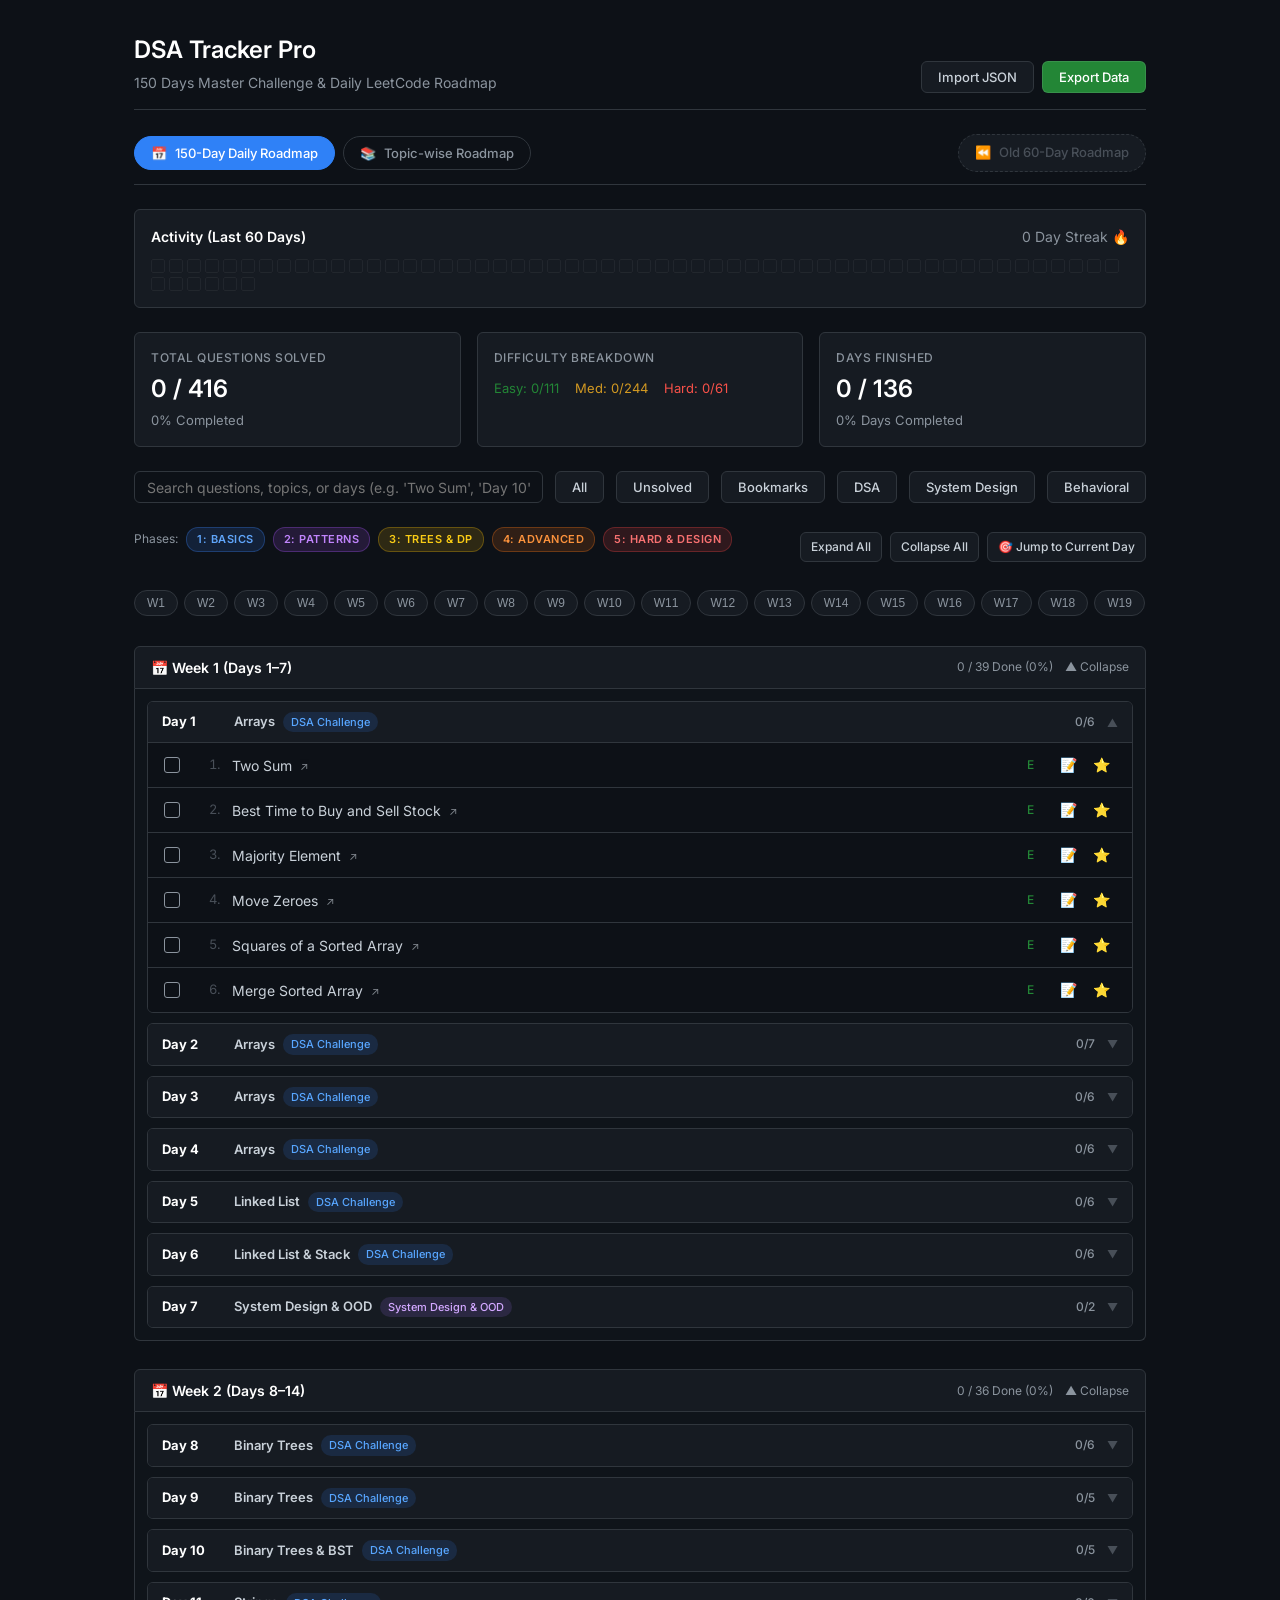
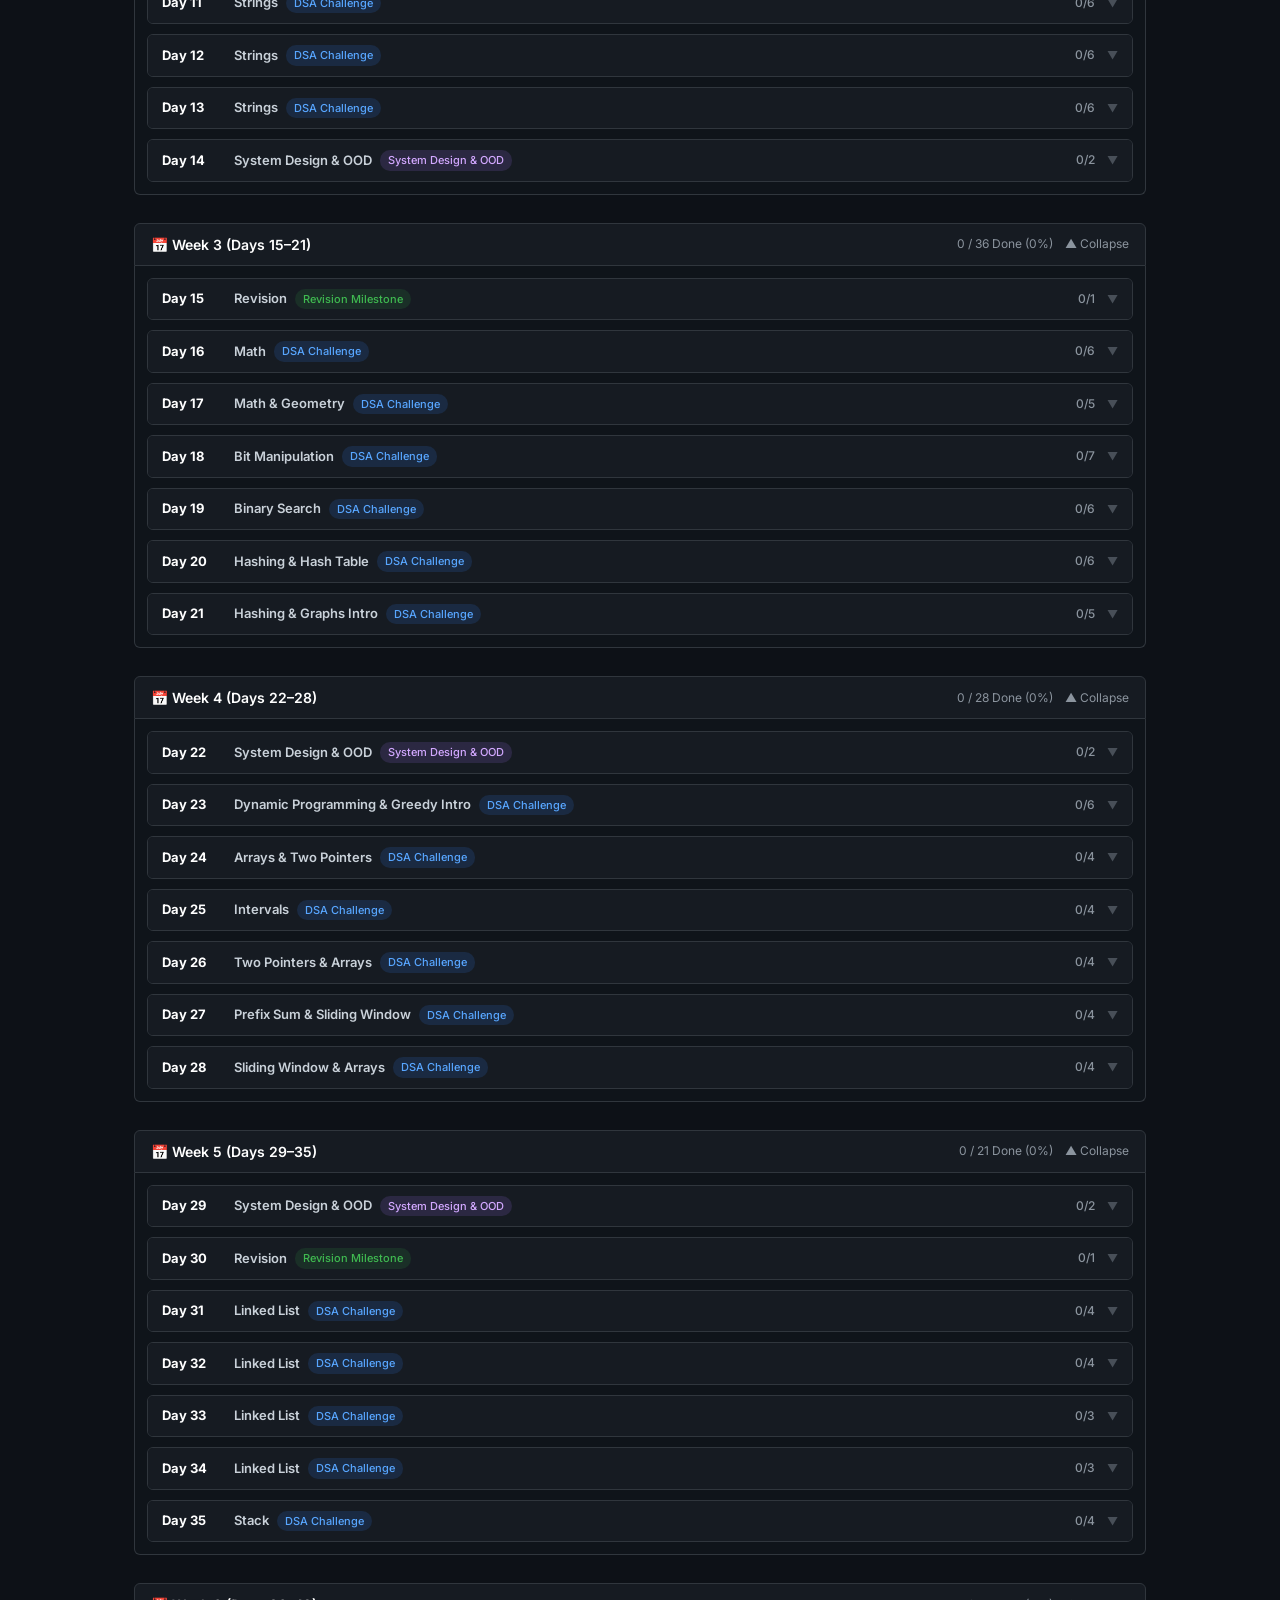
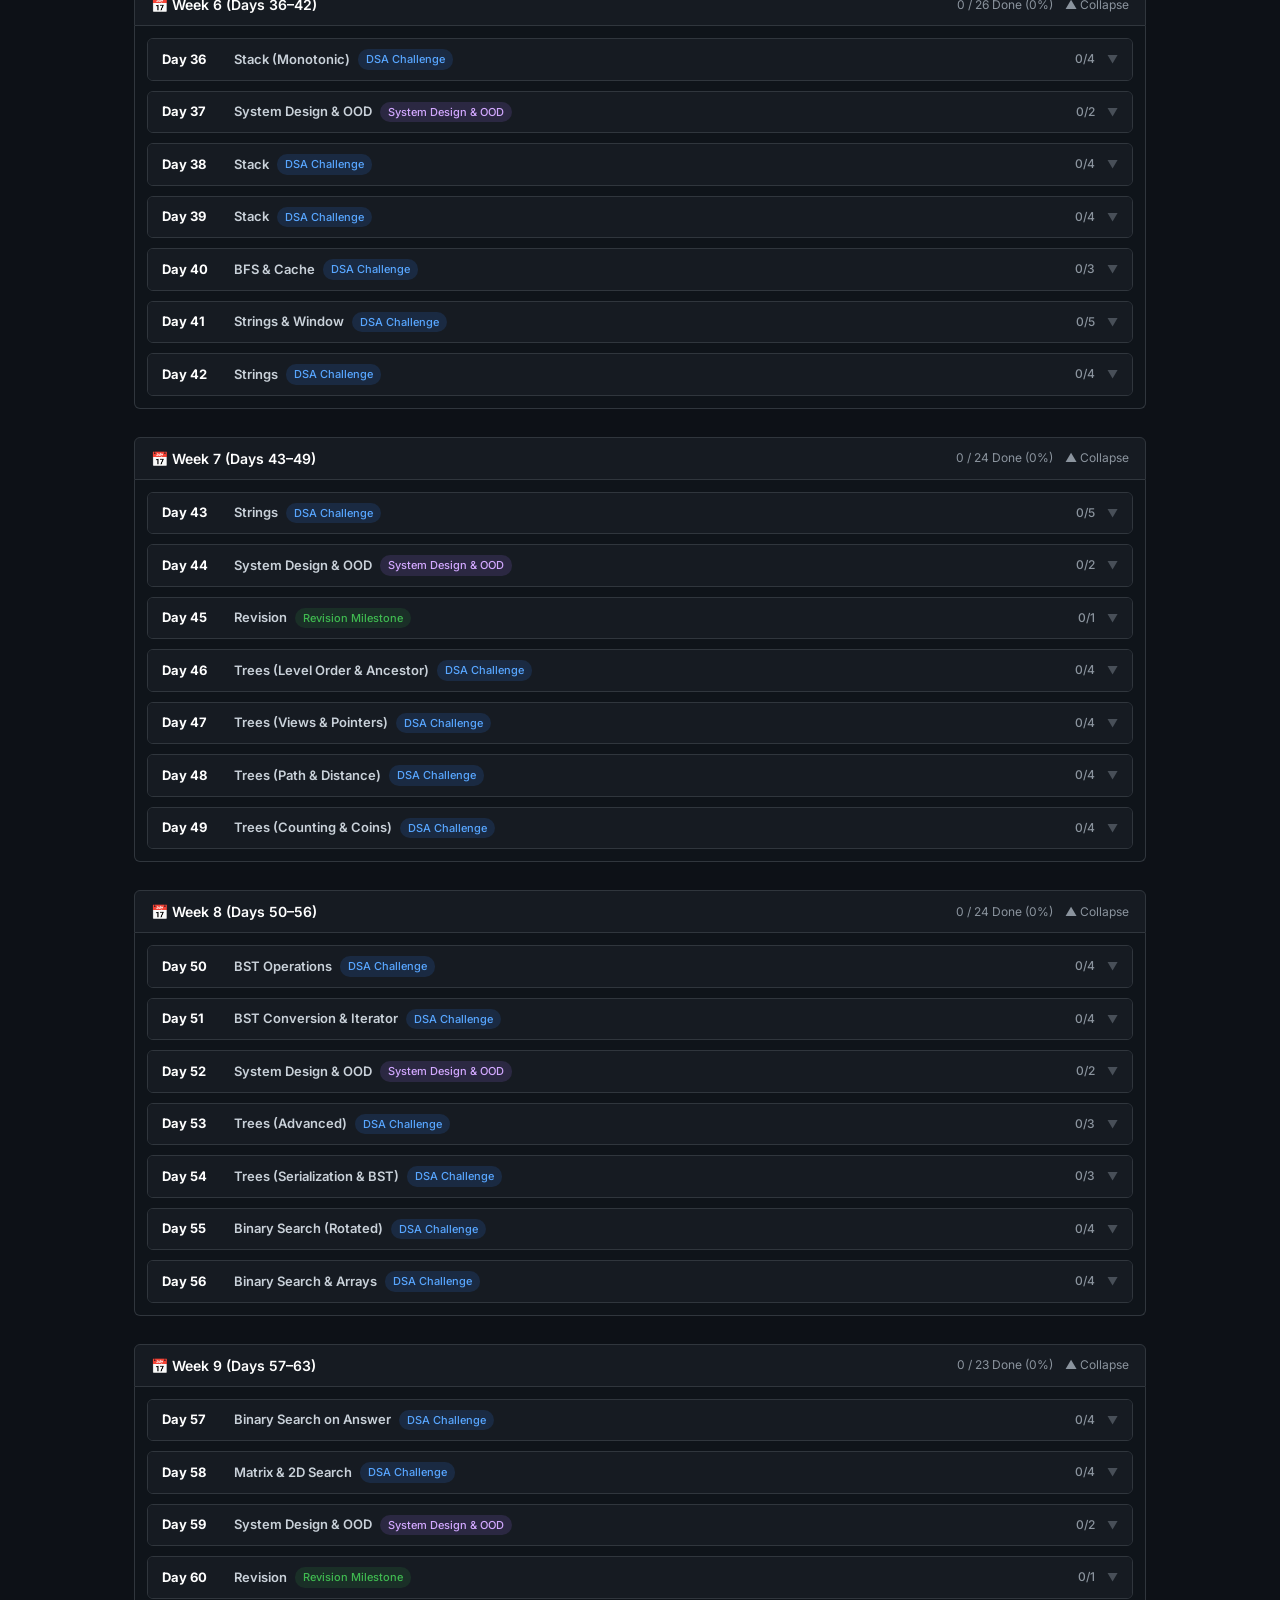
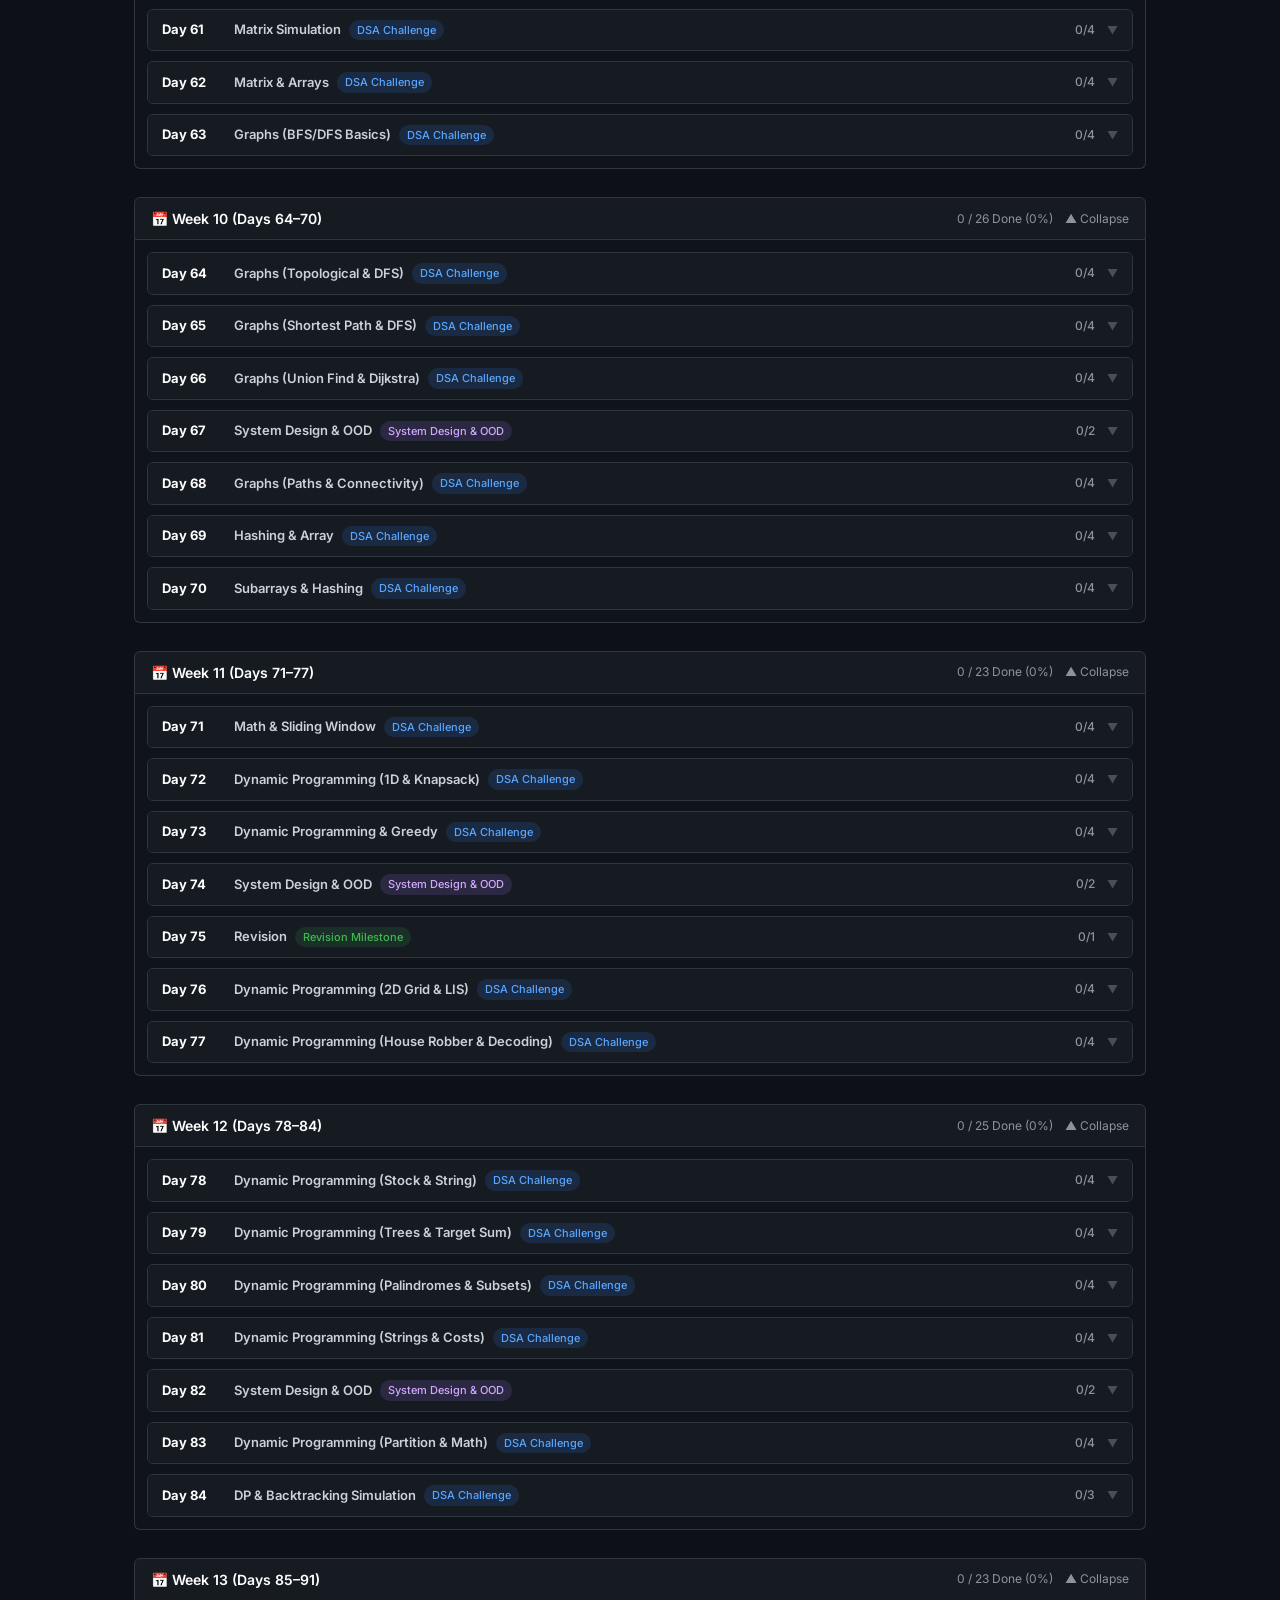
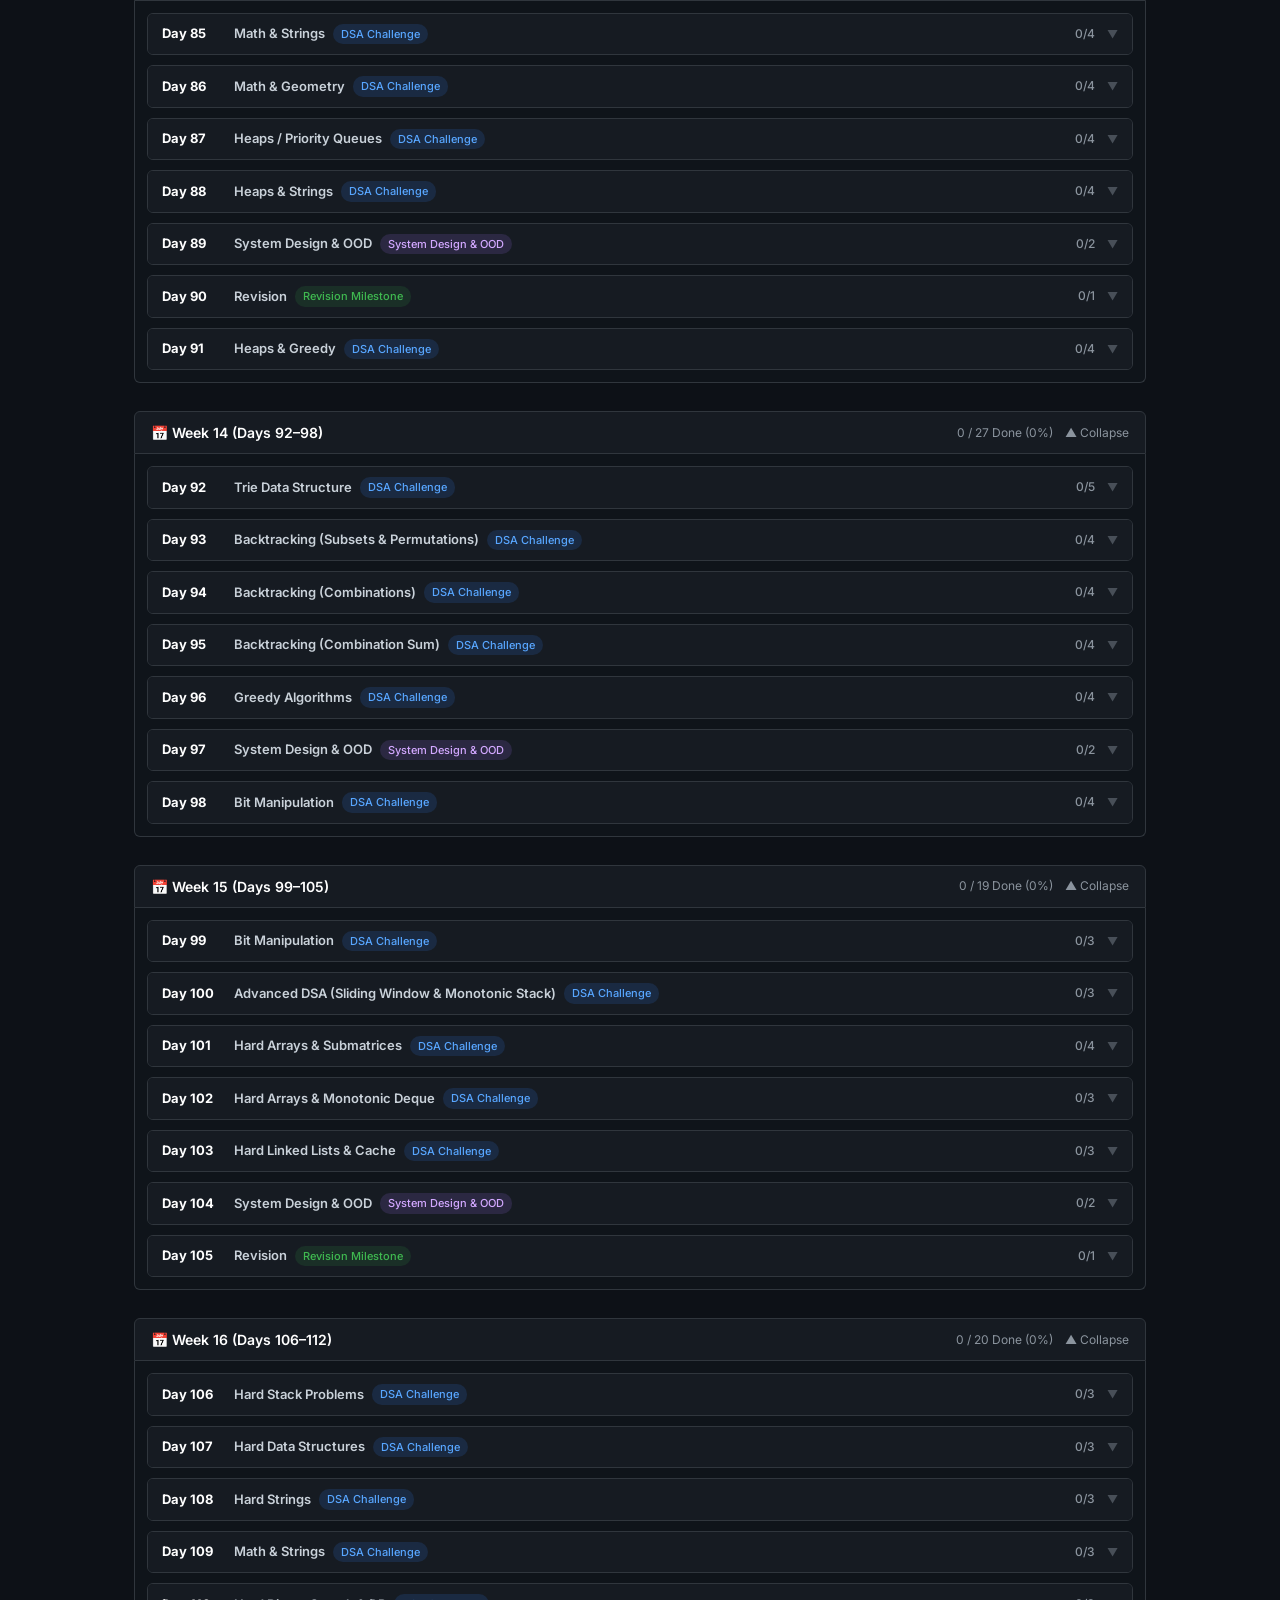
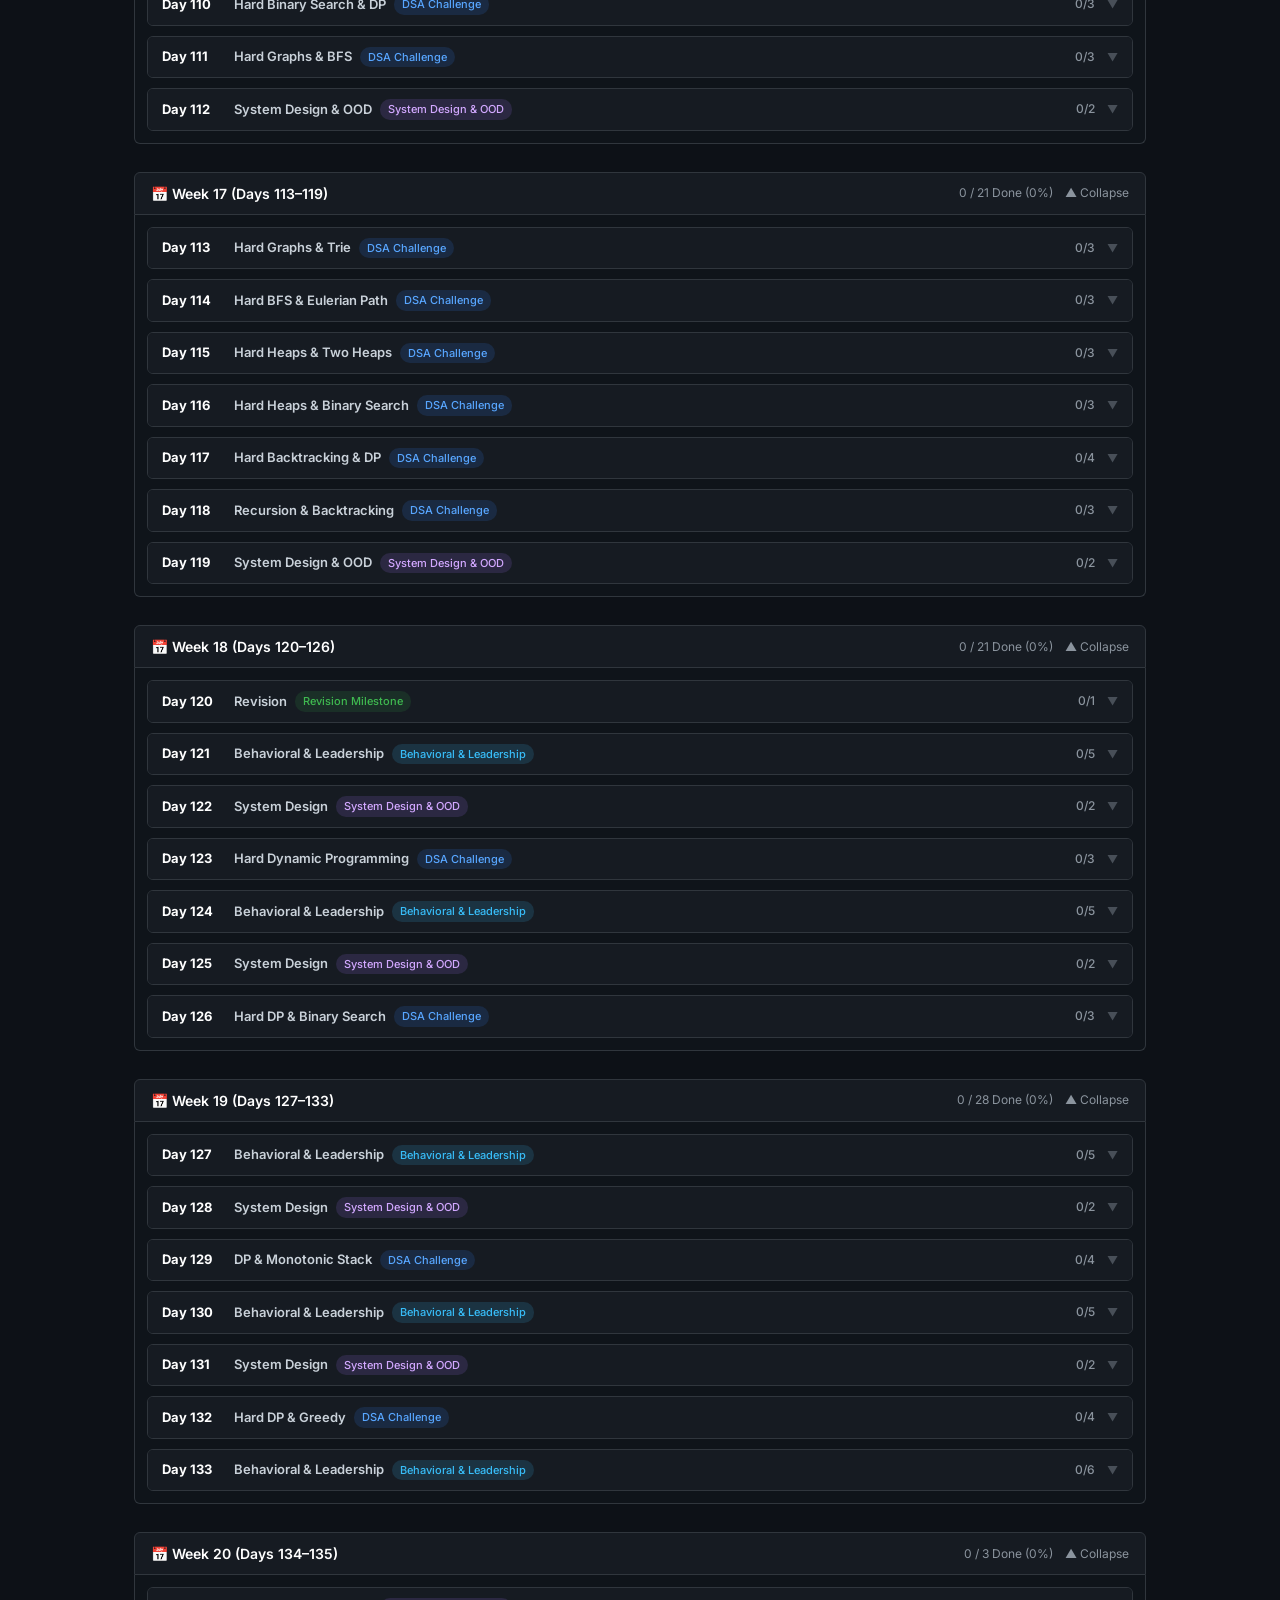
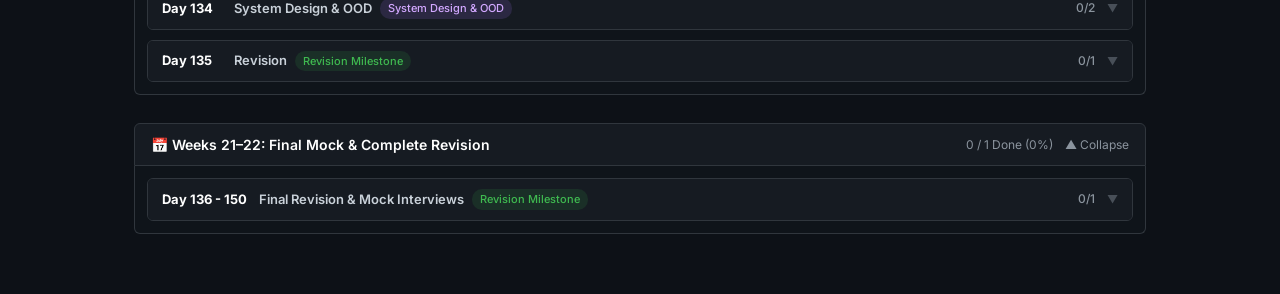
<file: index.html>
<!DOCTYPE html>
<html lang="en">
<head>
<meta charset="UTF-8">
<meta name="viewport" content="width=device-width, initial-scale=1.0">
<title>DSA Tracker Pro - 150 Days Daily Challenge & Topic Roadmap</title>
<link href="https://fonts.googleapis.com/css2?family=Inter:wght@400;500;600;700&display=swap" rel="stylesheet">
<link rel="stylesheet" href="style.css">
</head>
<body>

<div class="app-container">
  <div class="header">
    <div class="header-left">
      <h1>DSA Tracker Pro</h1>
      <p id="viewSubtitle">150 Days Master Challenge & Daily LeetCode Roadmap</p>
    </div>
    <div class="header-actions">
      <input type="file" id="importFile" style="display:none" accept=".json" onchange="importData(event)">
      <button class="btn" onclick="document.getElementById('importFile').click()">Import JSON</button>
      <button class="btn btn-primary" onclick="exportData()">Export Data</button>
    </div>
  </div>

  <!-- View Switcher Navigation -->
  <div class="view-nav">
    <div class="nav-tab-group">
      <button class="nav-tab active" id="tabDaily" onclick="switchView('daily')">
        <span>📅</span> 150-Day Daily Roadmap
      </button>
      <button class="nav-tab" id="tabTopic" onclick="switchView('topic')">
        <span>📚</span> Topic-wise Roadmap
      </button>
    </div>
    <a href="dsa_60day_roadmap.old.html" class="nav-tab nav-tab-secondary" title="View the original 60-day roadmap file">
      <span>⏪</span> Old 60-Day Roadmap
    </a>
  </div>

  <div class="heatmap-container">
    <div class="heatmap-title"><span>Activity (Last 60 Days)</span> <span id="streakCount" style="color:var(--text-secondary);font-weight:400">0 Day Streak</span></div>
    <div class="heatmap-grid" id="heatmapGrid"></div>
  </div>

  <div class="stats-grid">
    <div class="stat-card">
      <div class="stat-label">Total Questions Solved</div>
      <div class="stat-val"><span id="doneQ">0</span> / <span id="totalQ">0</span></div>
      <div style="font-size: 13px; color: var(--text-secondary); margin-top: 4px;"><span id="totalPct">0%</span> Completed</div>
    </div>
    <div class="stat-card">
      <div class="stat-label">Difficulty Breakdown</div>
      <div class="diff-stats">
        <div class="diff-E">Easy: <span id="doneE">0</span>/<span id="totE">0</span></div>
        <div class="diff-M">Med: <span id="doneM">0</span>/<span id="totM">0</span></div>
        <div class="diff-H">Hard: <span id="doneH">0</span>/<span id="totH">0</span></div>
      </div>
    </div>
    <div class="stat-card" id="cardDaysDone">
      <div class="stat-label">Days Finished</div>
      <div class="stat-val"><span id="doneDays">0</span> / <span id="totDays">150</span></div>
      <div style="font-size: 13px; color: var(--text-secondary); margin-top: 4px;"><span id="daysPct">0%</span> Days Completed</div>
    </div>
  </div>

  <!-- Toolbar with search & filters -->
  <div class="toolbar">
    <input type="text" id="searchInput" class="search-input" placeholder="Search questions, topics, or days (e.g. 'Two Sum', 'Day 10', 'Graphs')..." oninput="handleSearch()">
    <button class="btn" id="filterBtnAll" onclick="setFilter('all')">All</button>
    <button class="btn" id="filterBtnUnsolved" onclick="setFilter('unsolved')">Unsolved</button>
    <button class="btn" id="filterBtnBookmarks" onclick="setFilter('bookmarks')">Bookmarks</button>
    <button class="btn" id="filterBtnDSA" onclick="setFilter('dsa')">DSA</button>
    <button class="btn" id="filterBtnDesign" onclick="setFilter('design')">System Design</button>
    <button class="btn" id="filterBtnBehavioral" onclick="setFilter('behavioral')">Behavioral</button>
  </div>

  <!-- Day View Controls (visible in daily view) -->
  <div id="dailyControls" class="view-controls">
    <div class="phase-legend">
      <span>Phases:</span>
      <span class="phase-badge phase-badge-1">1: Basics</span>
      <span class="phase-badge phase-badge-2">2: Patterns</span>
      <span class="phase-badge phase-badge-3">3: Trees & DP</span>
      <span class="phase-badge phase-badge-4">4: Advanced</span>
      <span class="phase-badge phase-badge-5">5: Hard & Design</span>
    </div>
    <div class="quick-btns">
      <button class="btn btn-sm" onclick="expandAllDays()">Expand All</button>
      <button class="btn btn-sm" onclick="collapseAllDays()">Collapse All</button>
      <button class="btn btn-sm" onclick="jumpToCurrentDay()">🎯 Jump to Current Day</button>
    </div>
  </div>

  <!-- Week Quick Jump Navigator -->
  <div id="weekNavigator" class="week-navigator"></div>

  <!-- Views -->
  <div id="dailyView"></div>
  <div id="topicView" style="display:none"></div>
</div>

<script src="data.js"></script>
<script src="daily_data.js"></script>
<script src="app.js"></script>
</body>
</html>
</file>
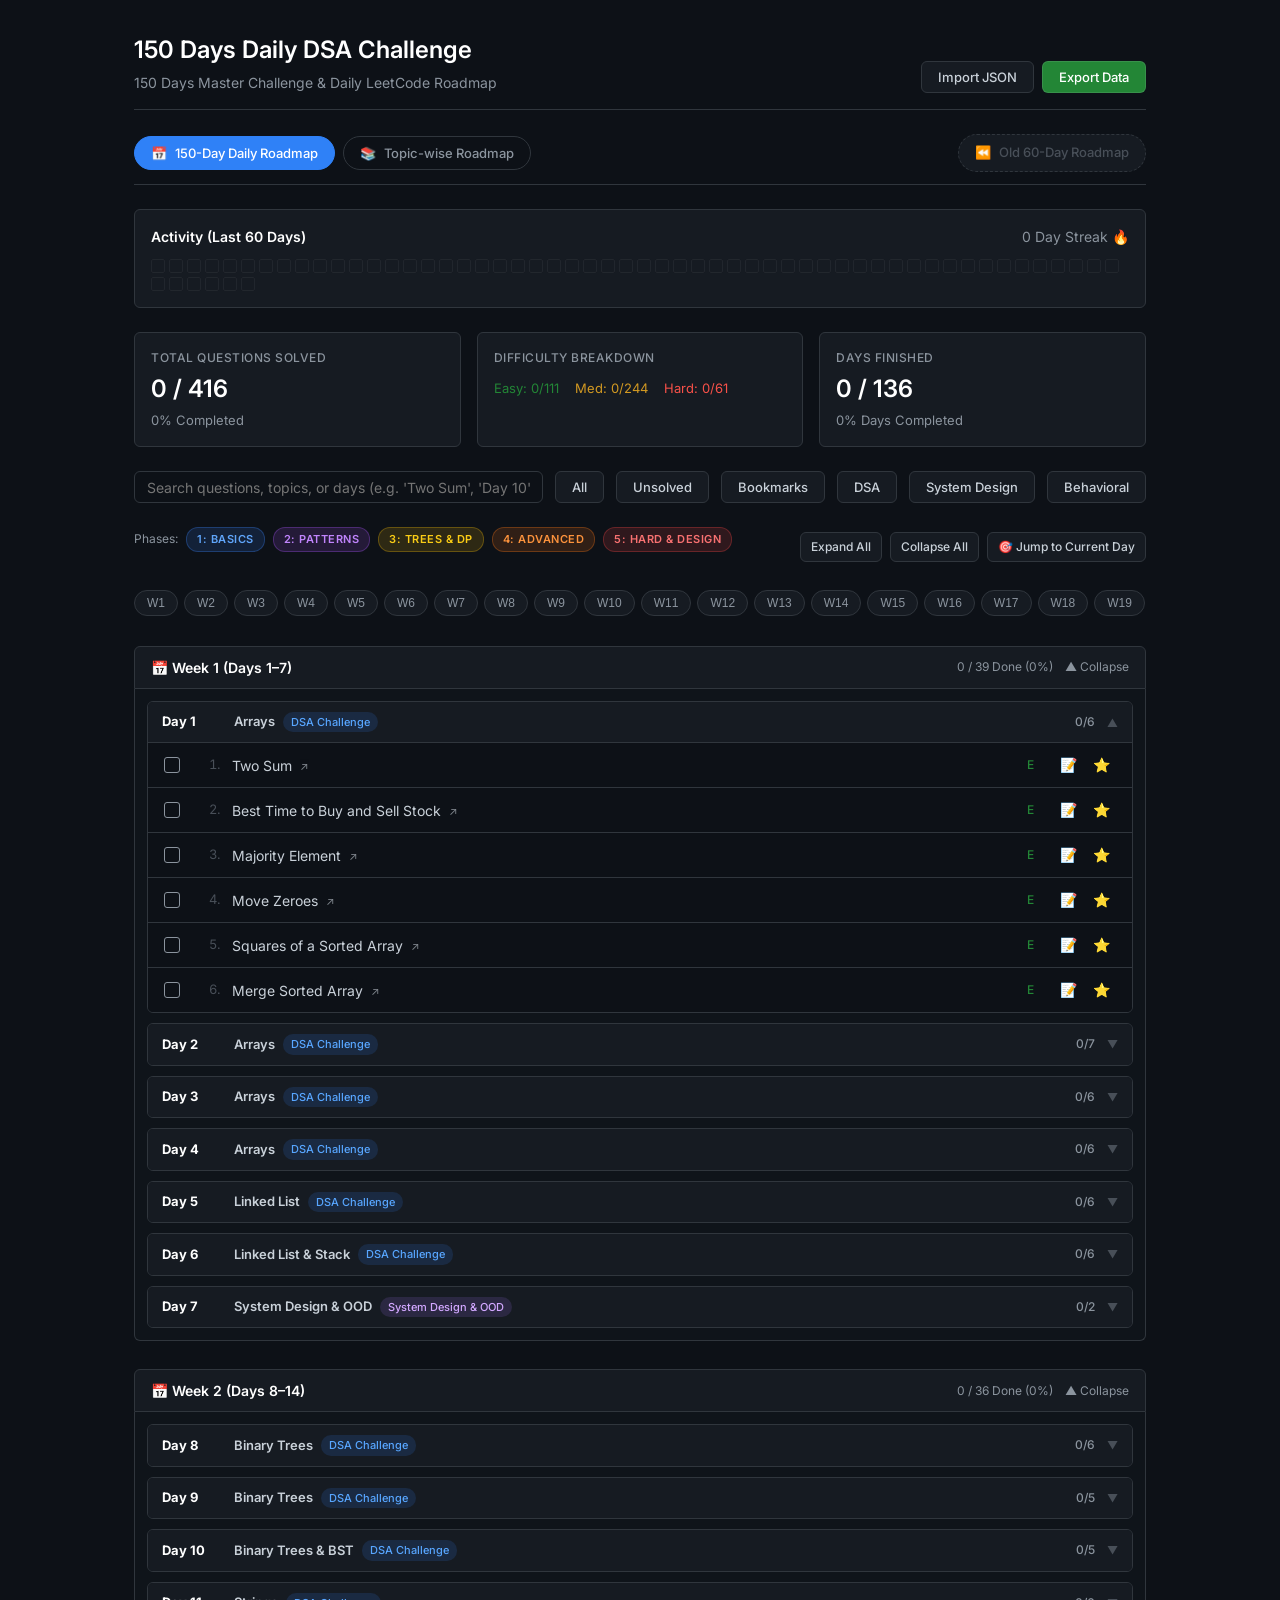
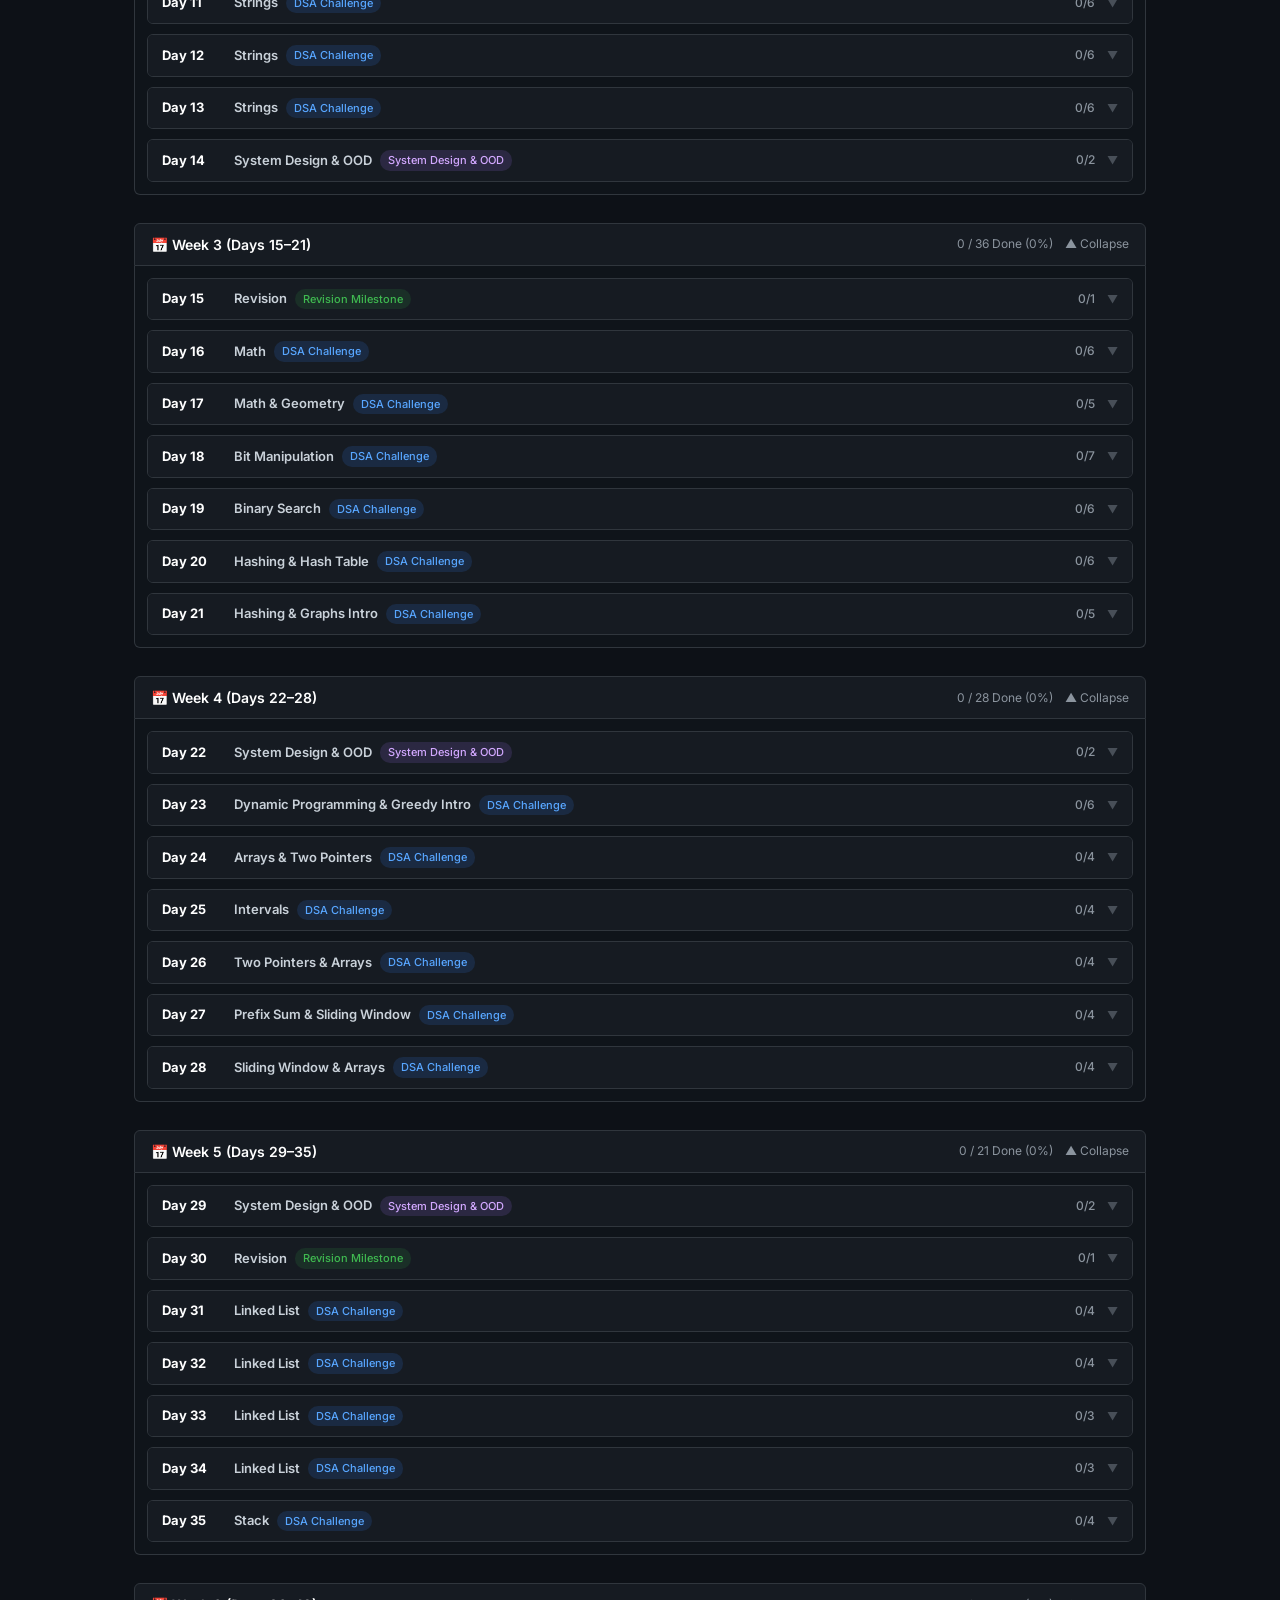
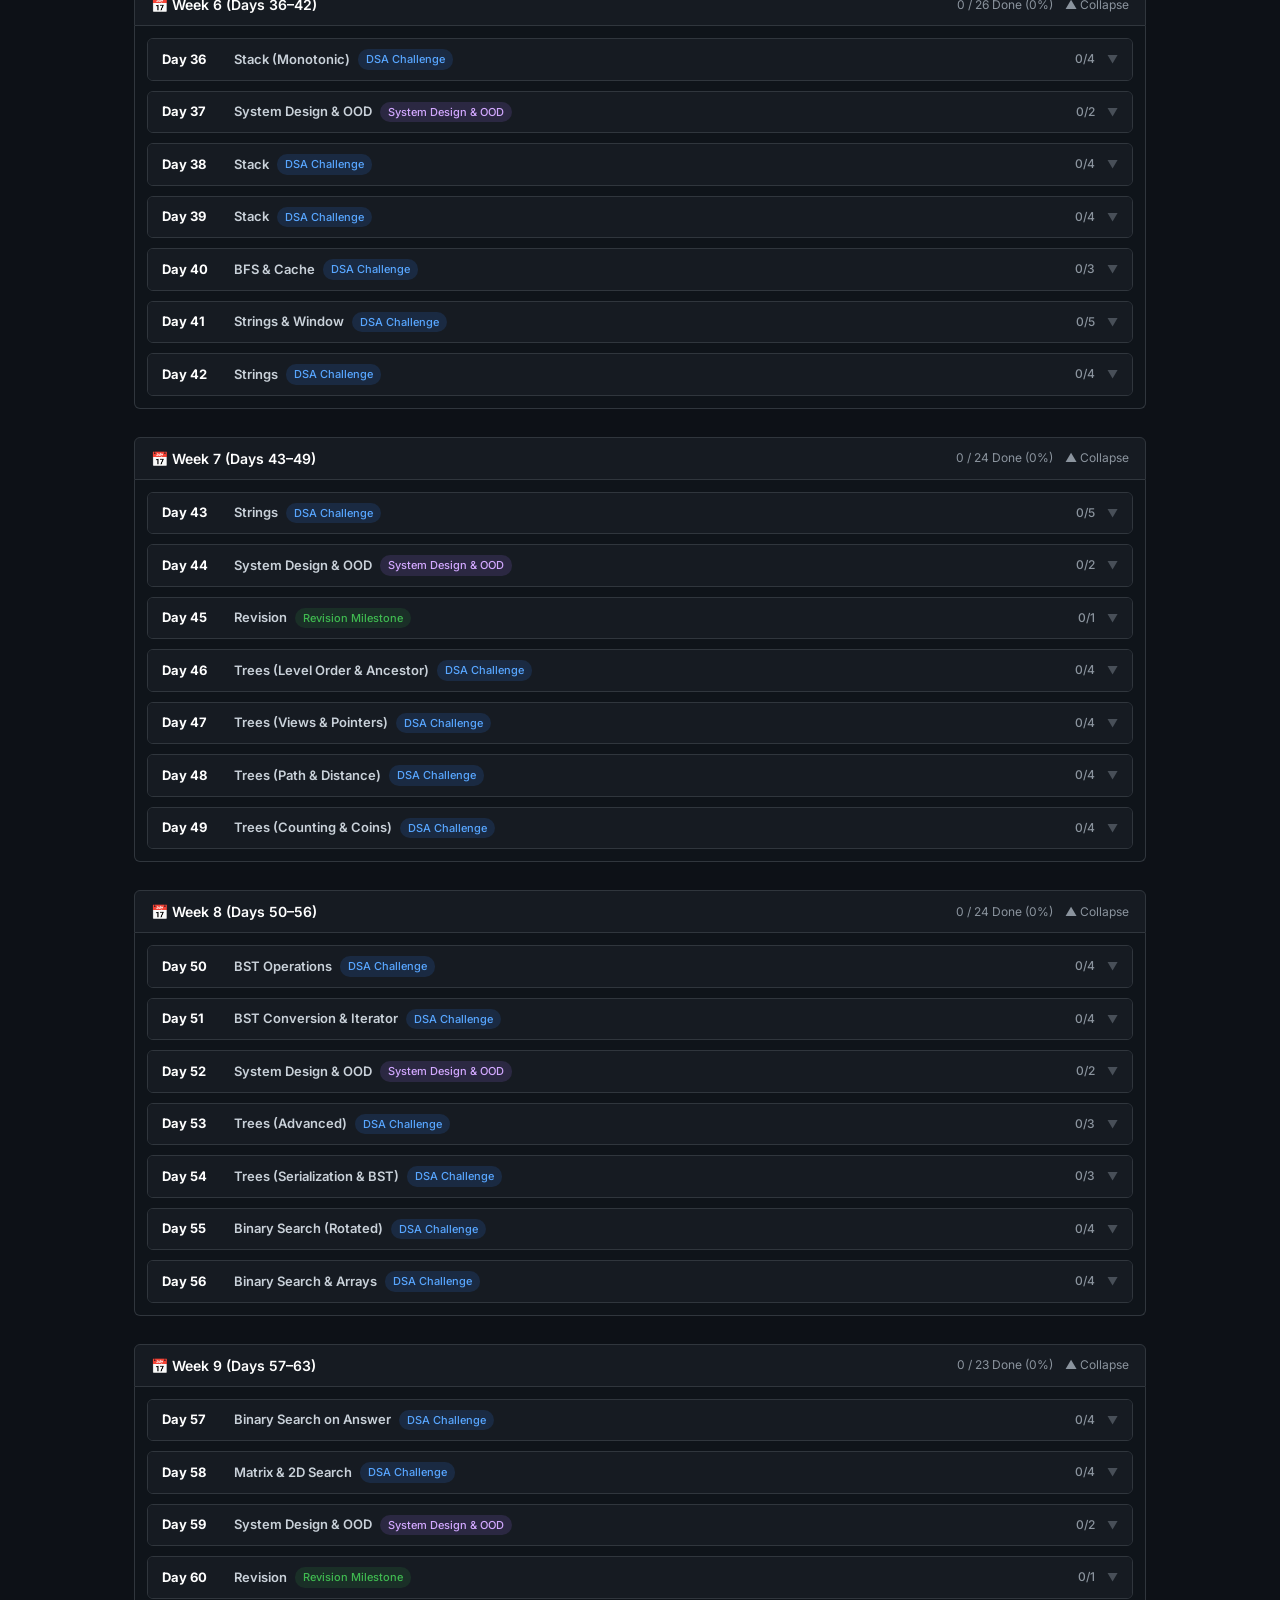
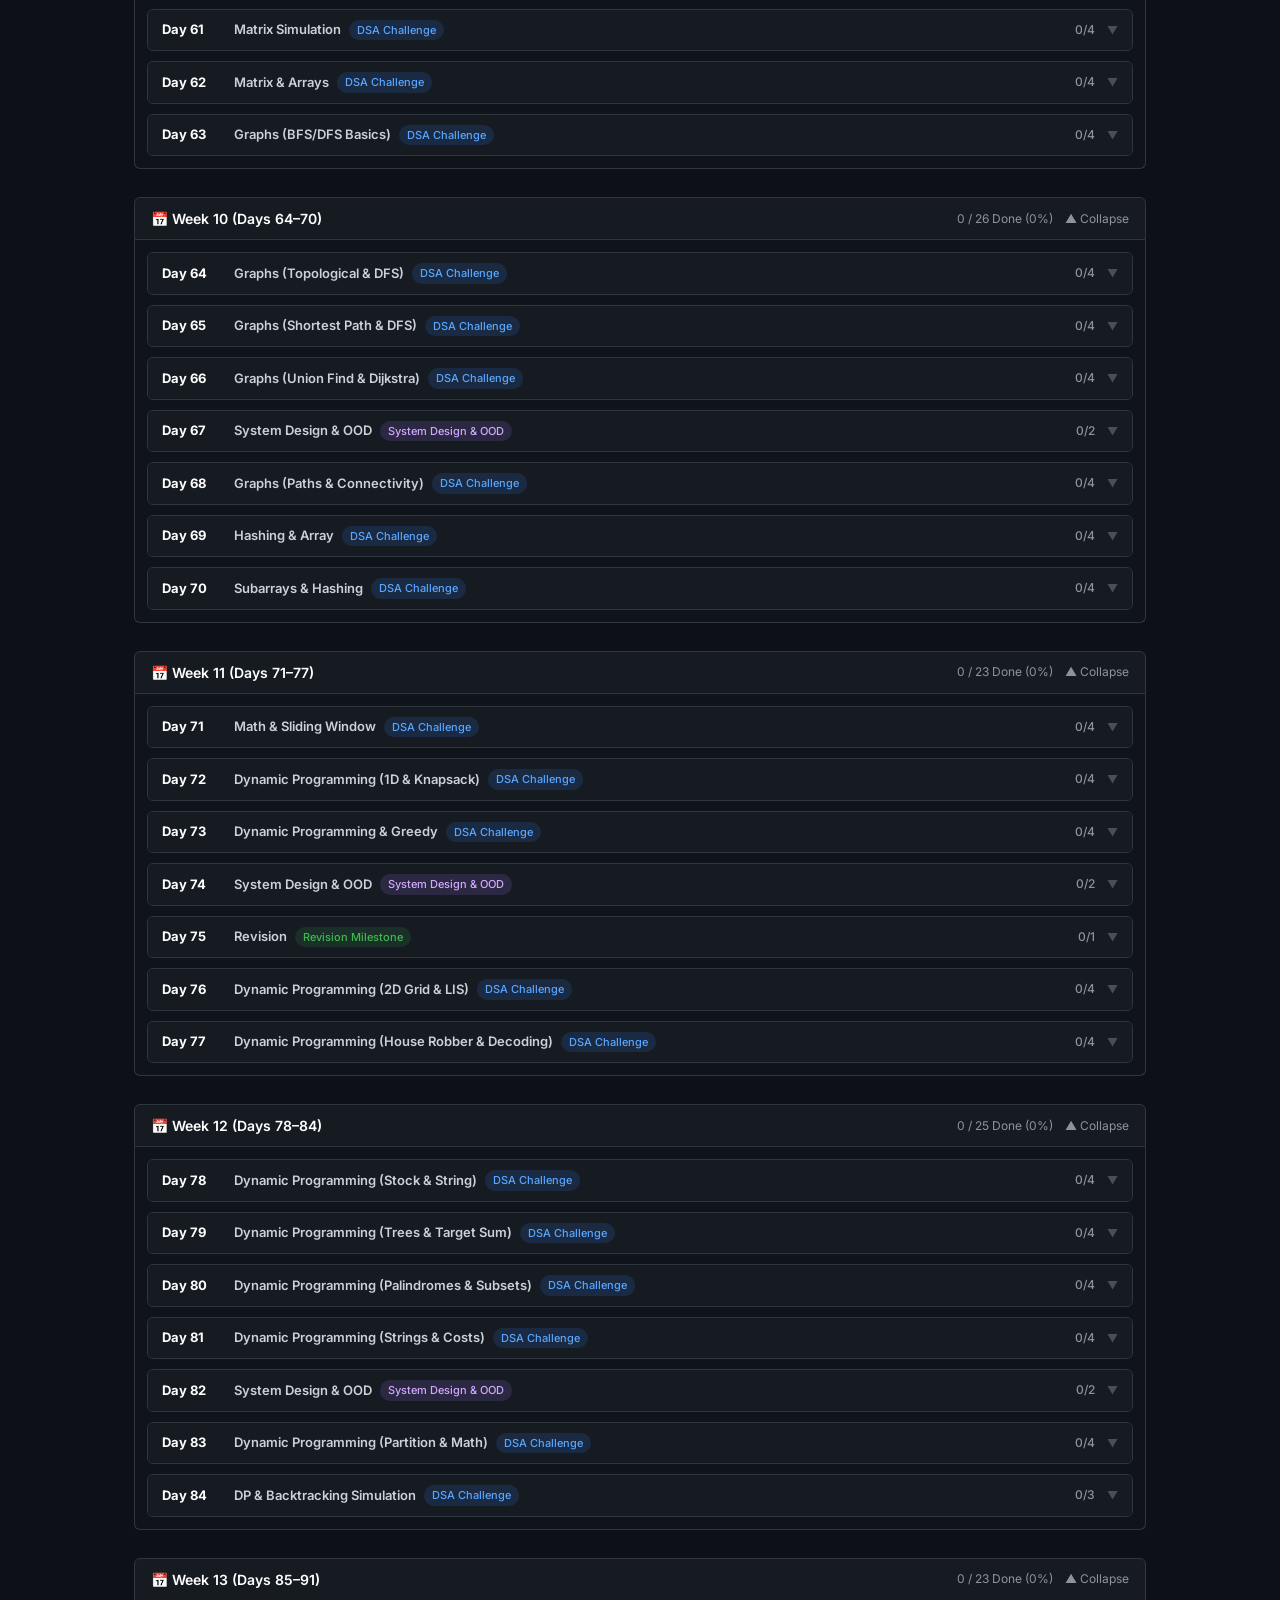
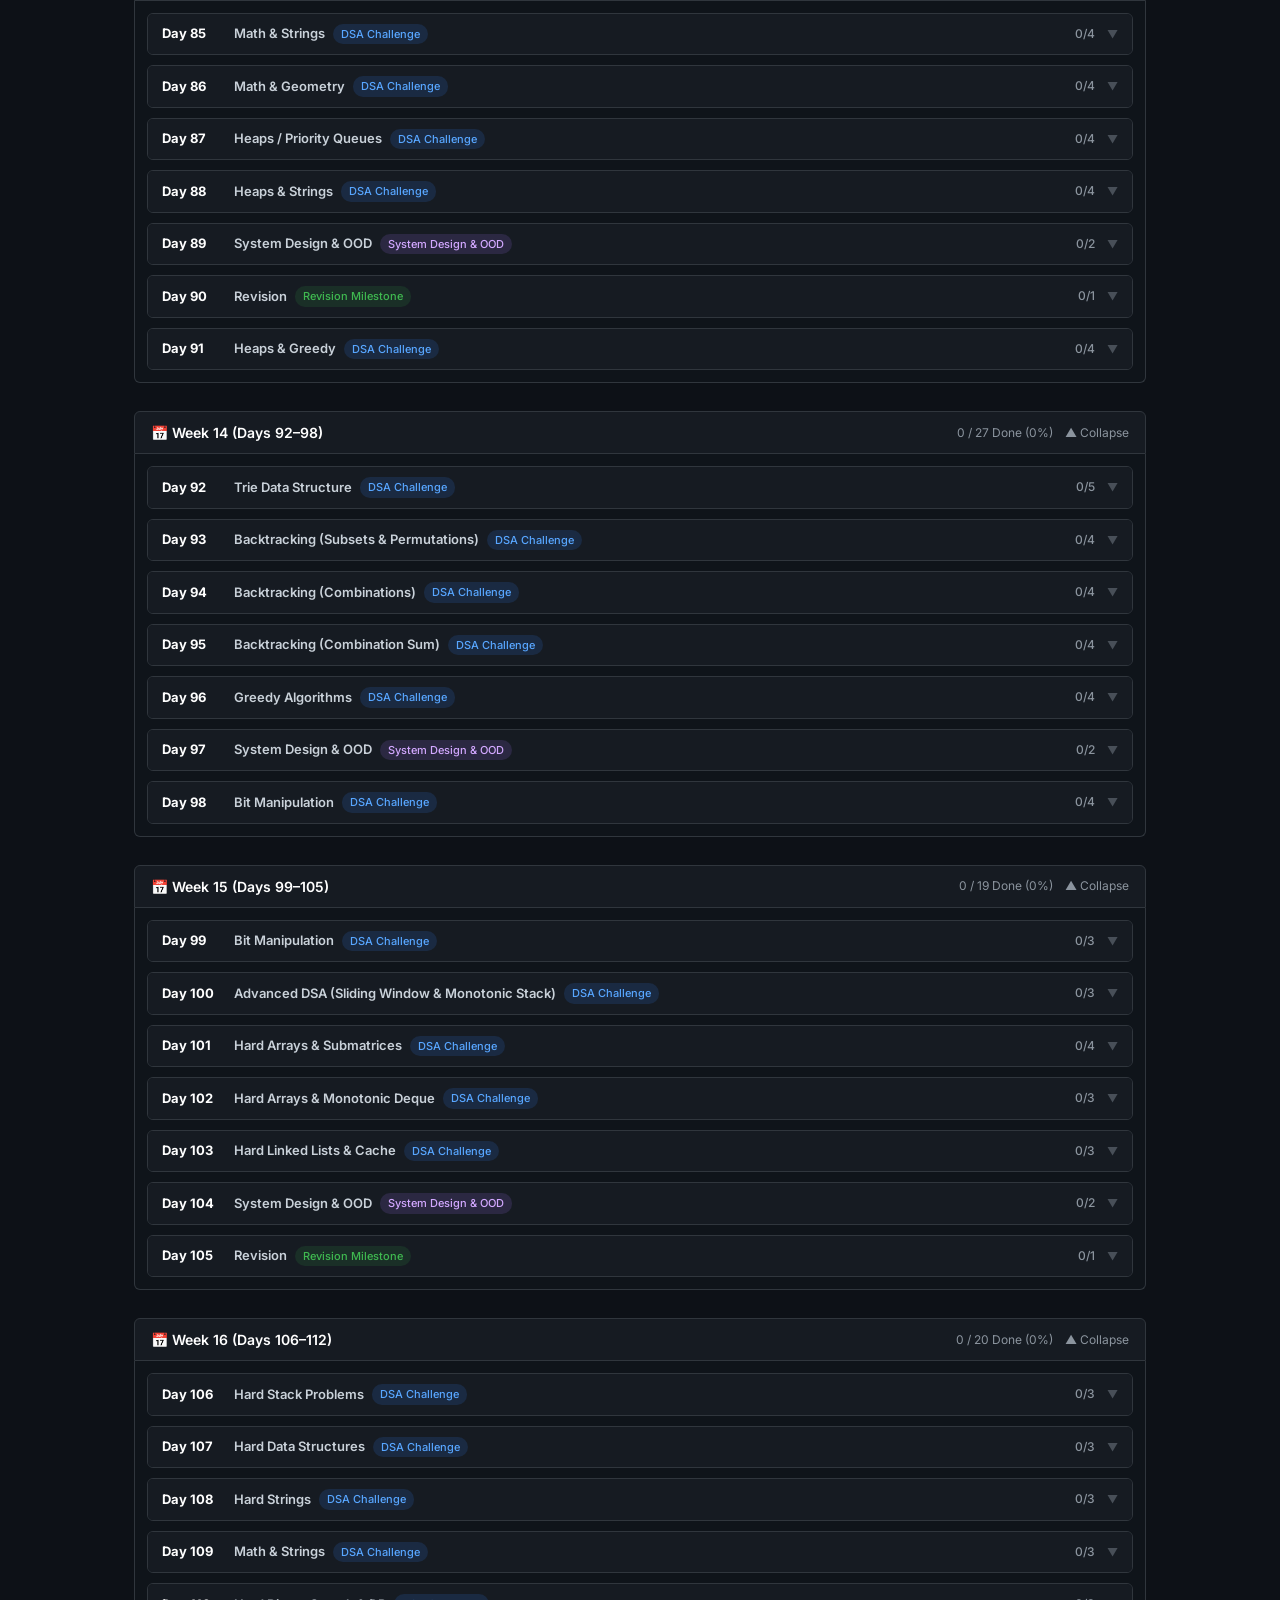
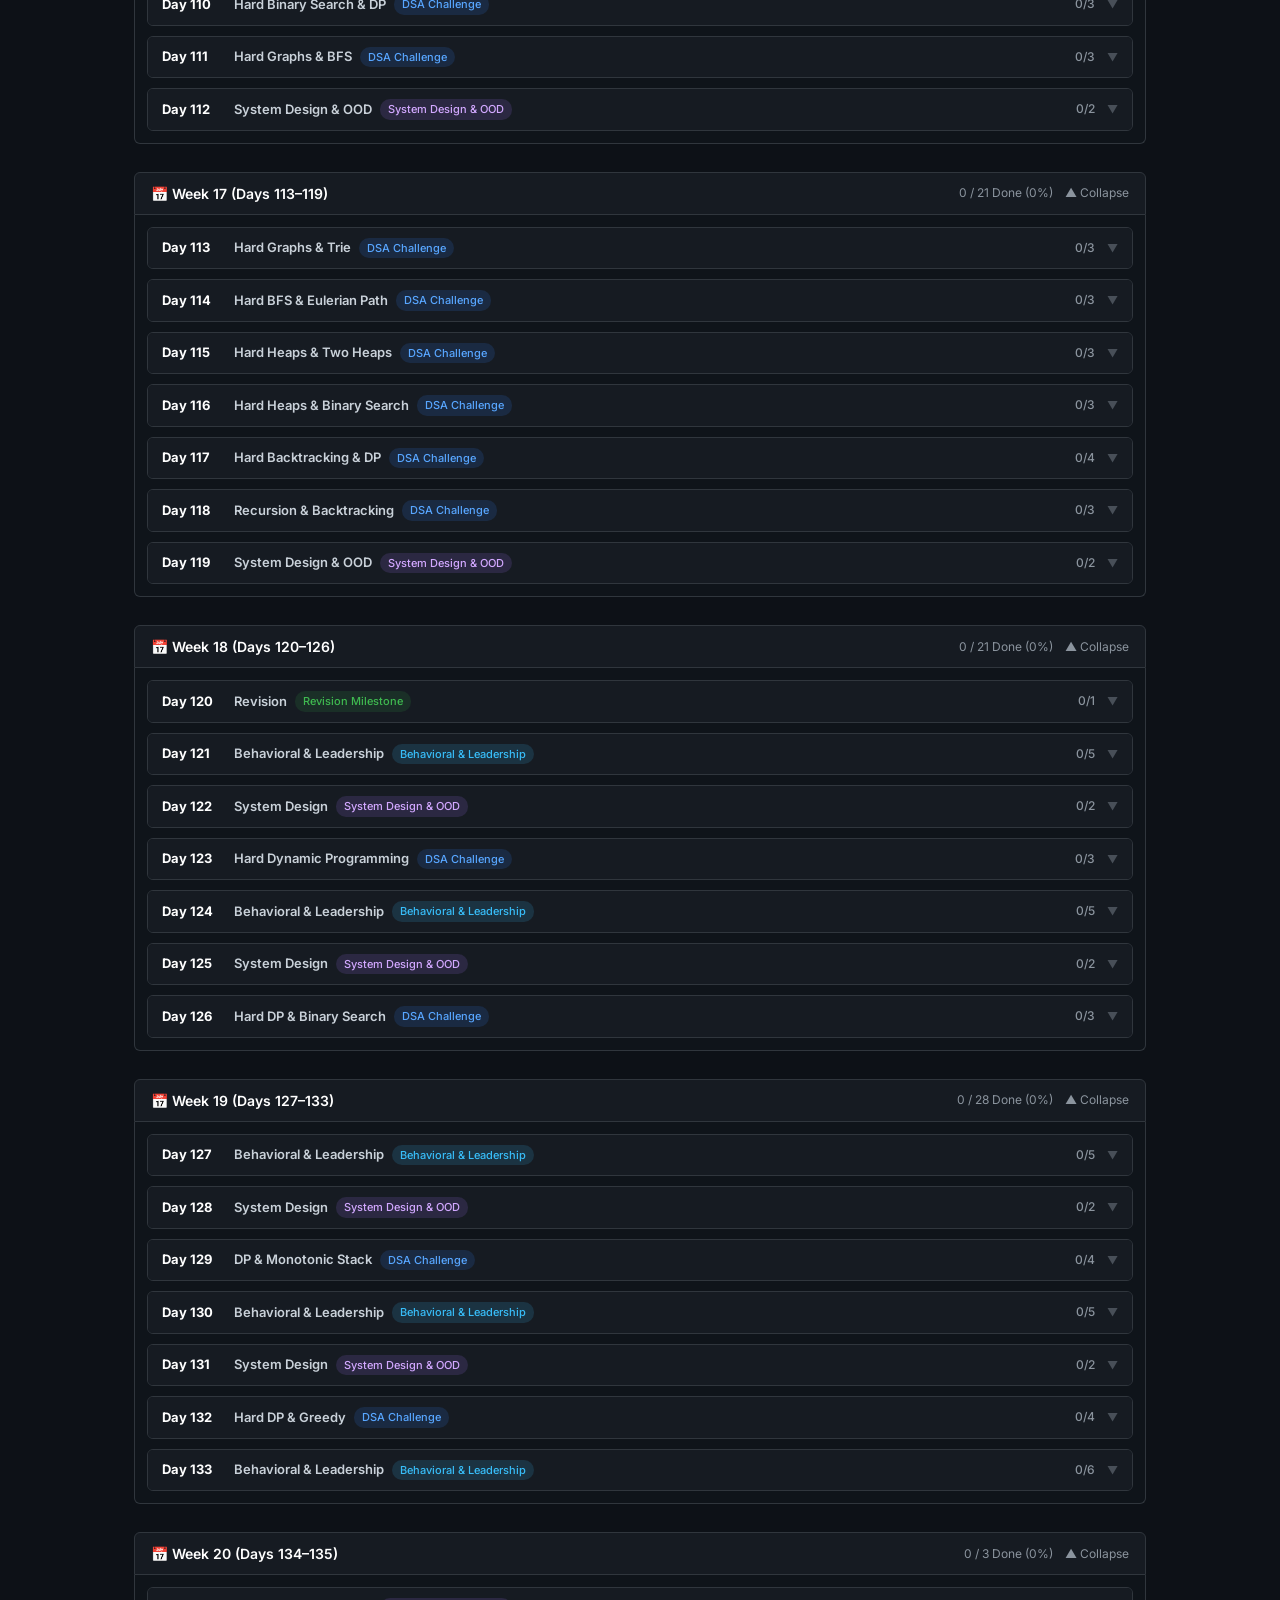
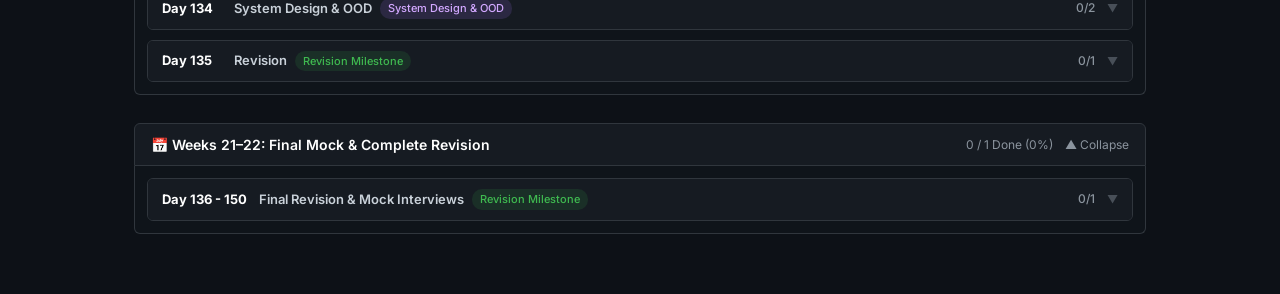
<file: daily_roadmap.html>
<!DOCTYPE html>
<html lang="en">
<head>
<meta charset="UTF-8">
<meta name="viewport" content="width=device-width, initial-scale=1.0">
<title>150 Days Daily DSA Challenge - Master Roadmap</title>
<link href="https://fonts.googleapis.com/css2?family=Inter:wght@400;500;600;700&display=swap" rel="stylesheet">
<link rel="stylesheet" href="style.css">
</head>
<body>

<div class="app-container">
  <div class="header">
    <div class="header-left">
      <h1>150 Days Daily DSA Challenge</h1>
      <p id="viewSubtitle">Daily LeetCode Roadmap & Interview Preparation Plan</p>
    </div>
    <div class="header-actions">
      <input type="file" id="importFile" style="display:none" accept=".json" onchange="importData(event)">
      <button class="btn" onclick="document.getElementById('importFile').click()">Import JSON</button>
      <button class="btn btn-primary" onclick="exportData()">Export Data</button>
    </div>
  </div>

  <!-- View Switcher Navigation -->
  <div class="view-nav">
    <div class="nav-tab-group">
      <button class="nav-tab active" id="tabDaily" onclick="switchView('daily')">
        <span>📅</span> 150-Day Daily Roadmap
      </button>
      <button class="nav-tab" id="tabTopic" onclick="switchView('topic')">
        <span>📚</span> Topic-wise Roadmap
      </button>
    </div>
    <a href="dsa_60day_roadmap.old.html" class="nav-tab nav-tab-secondary" title="View the original 60-day roadmap file">
      <span>⏪</span> Old 60-Day Roadmap
    </a>
  </div>

  <div class="heatmap-container">
    <div class="heatmap-title"><span>Activity (Last 60 Days)</span> <span id="streakCount" style="color:var(--text-secondary);font-weight:400">0 Day Streak</span></div>
    <div class="heatmap-grid" id="heatmapGrid"></div>
  </div>

  <div class="stats-grid">
    <div class="stat-card">
      <div class="stat-label">Total Questions Solved</div>
      <div class="stat-val"><span id="doneQ">0</span> / <span id="totalQ">0</span></div>
      <div style="font-size: 13px; color: var(--text-secondary); margin-top: 4px;"><span id="totalPct">0%</span> Completed</div>
    </div>
    <div class="stat-card">
      <div class="stat-label">Difficulty Breakdown</div>
      <div class="diff-stats">
        <div class="diff-E">Easy: <span id="doneE">0</span>/<span id="totE">0</span></div>
        <div class="diff-M">Med: <span id="doneM">0</span>/<span id="totM">0</span></div>
        <div class="diff-H">Hard: <span id="doneH">0</span>/<span id="totH">0</span></div>
      </div>
    </div>
    <div class="stat-card" id="cardDaysDone">
      <div class="stat-label">Days Finished</div>
      <div class="stat-val"><span id="doneDays">0</span> / <span id="totDays">150</span></div>
      <div style="font-size: 13px; color: var(--text-secondary); margin-top: 4px;"><span id="daysPct">0%</span> Days Completed</div>
    </div>
  </div>

  <!-- Toolbar with search & filters -->
  <div class="toolbar">
    <input type="text" id="searchInput" class="search-input" placeholder="Search questions, topics, or days (e.g. 'Two Sum', 'Day 10', 'Graphs')..." oninput="handleSearch()">
    <button class="btn" id="filterBtnAll" onclick="setFilter('all')">All</button>
    <button class="btn" id="filterBtnUnsolved" onclick="setFilter('unsolved')">Unsolved</button>
    <button class="btn" id="filterBtnBookmarks" onclick="setFilter('bookmarks')">Bookmarks</button>
    <button class="btn" id="filterBtnDSA" onclick="setFilter('dsa')">DSA</button>
    <button class="btn" id="filterBtnDesign" onclick="setFilter('design')">System Design</button>
    <button class="btn" id="filterBtnBehavioral" onclick="setFilter('behavioral')">Behavioral</button>
  </div>

  <!-- Day View Controls -->
  <div id="dailyControls" class="view-controls">
    <div class="phase-legend">
      <span>Phases:</span>
      <span class="phase-badge phase-badge-1">1: Basics</span>
      <span class="phase-badge phase-badge-2">2: Patterns</span>
      <span class="phase-badge phase-badge-3">3: Trees & DP</span>
      <span class="phase-badge phase-badge-4">4: Advanced</span>
      <span class="phase-badge phase-badge-5">5: Hard & Design</span>
    </div>
    <div class="quick-btns">
      <button class="btn btn-sm" onclick="expandAllDays()">Expand All</button>
      <button class="btn btn-sm" onclick="collapseAllDays()">Collapse All</button>
      <button class="btn btn-sm" onclick="jumpToCurrentDay()">🎯 Jump to Current Day</button>
    </div>
  </div>

  <!-- Week Quick Jump Navigator -->
  <div id="weekNavigator" class="week-navigator"></div>

  <!-- Daily View Container -->
  <div id="dailyView"></div>
  <div id="topicView" style="display:none"></div>
</div>

<script src="data.js"></script>
<script src="daily_data.js"></script>
<script src="app.js"></script>
</body>
</html>
</file>
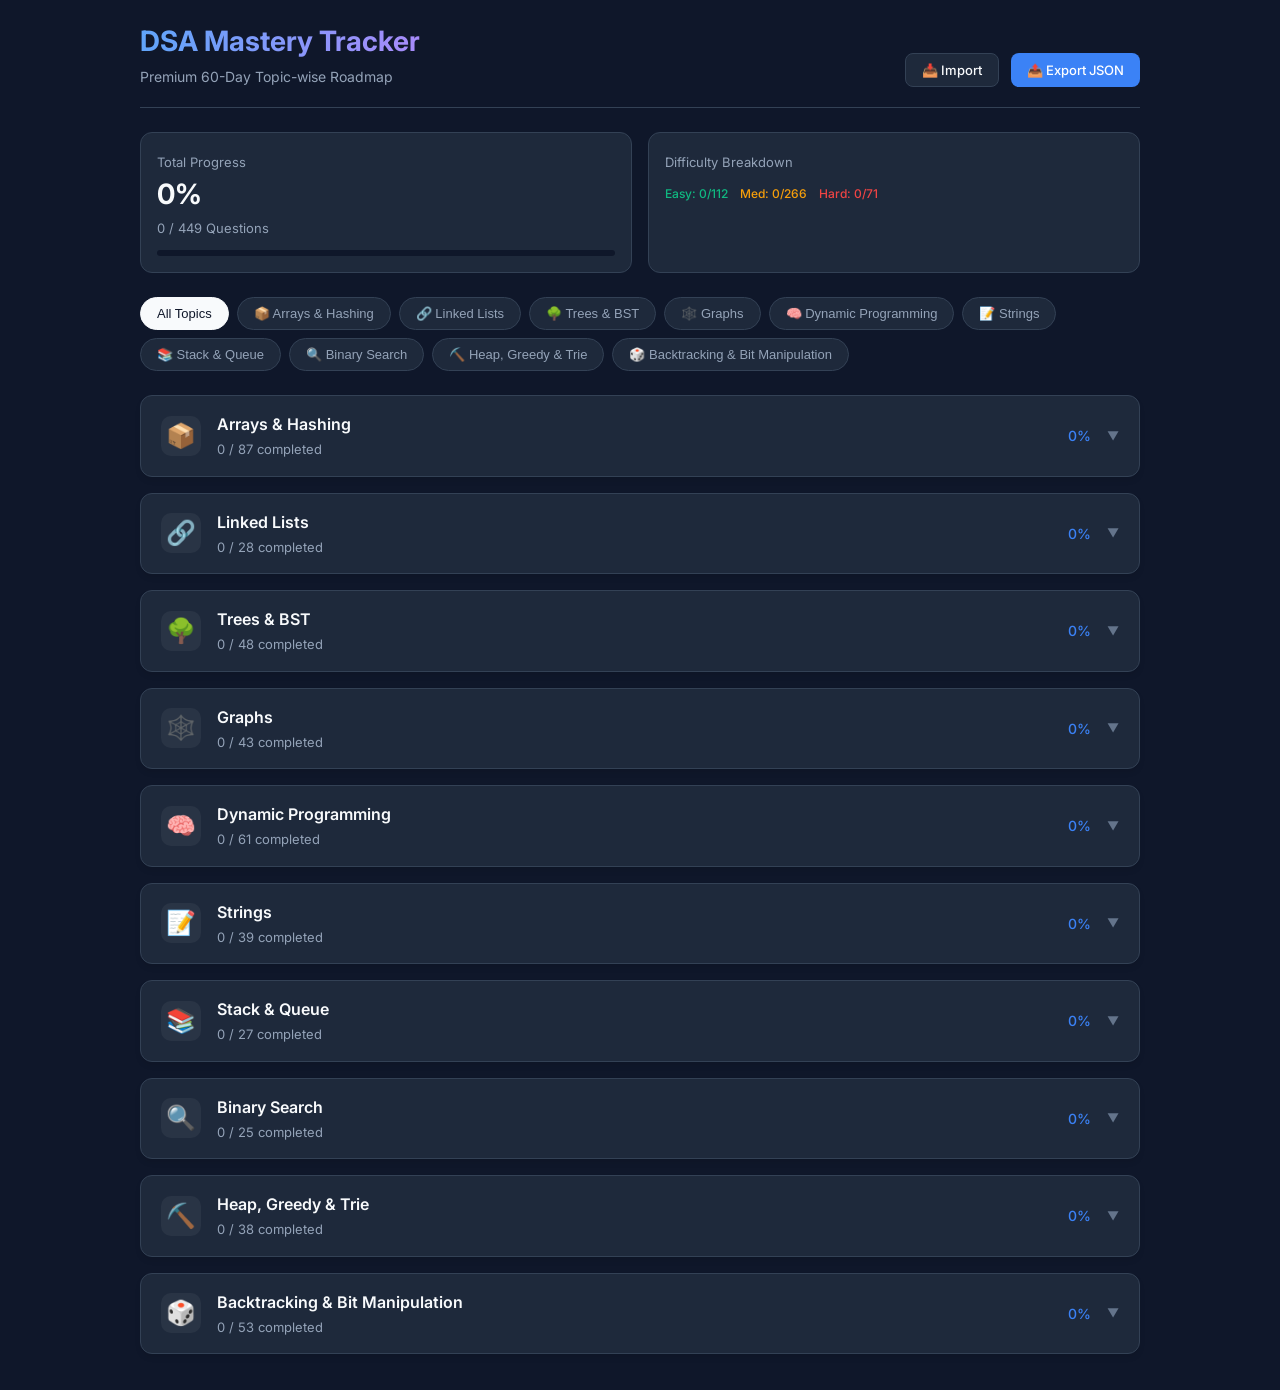
<file: dsa_60day_roadmap.old.html>
<!DOCTYPE html>
<html lang="en">
<head>
<meta charset="UTF-8">
<meta name="viewport" content="width=device-width, initial-scale=1.0">
<title>DSA Interview Prep - Premium Tracker</title>
<link href="https://fonts.googleapis.com/css2?family=Inter:wght@400;500;600;700&display=swap" rel="stylesheet">
<style>
  :root {
    --bg-main: #0f172a;
    --bg-card: #1e293b;
    --bg-hover: #334155;
    --text-primary: #f8fafc;
    --text-secondary: #94a3b8;
    --text-muted: #64748b;
    --accent: #3b82f6;
    --accent-hover: #2563eb;
    --success: #10b981;
    --warning: #f59e0b;
    --danger: #ef4444;
    --border: #334155;
    --radius: 12px;
    --font: 'Inter', sans-serif;
  }
  
  * { box-sizing: border-box; margin: 0; padding: 0; }
  body { font-family: var(--font); background: var(--bg-main); color: var(--text-primary); line-height: 1.5; padding: 20px; }
  .app-container { max-width: 1000px; margin: 0 auto; }
  
  .header { display: flex; justify-content: space-between; align-items: flex-end; padding-bottom: 20px; border-bottom: 1px solid var(--border); margin-bottom: 24px; }
  .header-left h1 { font-size: 28px; font-weight: 700; background: linear-gradient(to right, #60a5fa, #a78bfa); -webkit-background-clip: text; color: transparent; }
  .header-left p { color: var(--text-secondary); margin-top: 4px; font-size: 14px; }
  .header-actions { display: flex; gap: 12px; }
  
  .btn { background: var(--bg-card); color: var(--text-primary); border: 1px solid var(--border); padding: 8px 16px; border-radius: 8px; font-size: 13px; font-weight: 500; cursor: pointer; transition: all 0.2s; font-family: inherit; display: flex; align-items: center; gap: 6px; }
  .btn:hover { background: var(--bg-hover); border-color: var(--accent); }
  .btn-primary { background: var(--accent); color: white; border: none; }
  .btn-primary:hover { background: var(--accent-hover); }
  
  .stats-grid { display: grid; grid-template-columns: repeat(auto-fit, minmax(180px, 1fr)); gap: 16px; margin-bottom: 24px; }
  .stat-card { background: var(--bg-card); border: 1px solid var(--border); border-radius: var(--radius); padding: 16px; display: flex; flex-direction: column; position: relative; overflow: hidden; }
  .stat-val { font-size: 28px; font-weight: 700; }
  .stat-label { font-size: 13px; color: var(--text-secondary); margin-top: 4px; }
  .diff-stats { display: flex; gap: 12px; margin-top: 12px; font-size: 12px; font-weight: 500; }
  .diff-E { color: var(--success); }
  .diff-M { color: var(--warning); }
  .diff-H { color: var(--danger); }
  
  .progress-wrap { background: var(--bg-main); height: 6px; border-radius: 10px; margin-top: 12px; overflow: hidden; }
  .progress-fill { height: 100%; background: var(--accent); width: 0%; transition: width 0.8s cubic-bezier(0.4, 0, 0.2, 1); }
  
  .tabs { display: flex; gap: 8px; flex-wrap: wrap; margin-bottom: 24px; }
  .tab { padding: 8px 16px; border-radius: 20px; border: 1px solid var(--border); font-size: 13px; font-weight: 500; color: var(--text-secondary); cursor: pointer; background: var(--bg-card); transition: all 0.2s; }
  .tab:hover { background: var(--bg-hover); color: var(--text-primary); }
  .tab.active { background: var(--text-primary); color: var(--bg-main); border-color: var(--text-primary); }
  
  .topic-card { background: var(--bg-card); border: 1px solid var(--border); border-radius: var(--radius); margin-bottom: 16px; box-shadow: 0 4px 6px -1px rgba(0,0,0,0.1); transition: transform 0.2s; }
  .topic-card:hover { border-color: var(--bg-hover); }
  .topic-header { display: flex; align-items: center; padding: 16px 20px; cursor: pointer; user-select: none; }
  .topic-icon { font-size: 24px; margin-right: 16px; width: 40px; height: 40px; display: flex; align-items: center; justify-content: center; background: rgba(255,255,255,0.05); border-radius: 10px; }
  .topic-title { flex: 1; }
  .topic-name { font-size: 16px; font-weight: 600; }
  .topic-sub { font-size: 13px; color: var(--text-secondary); margin-top: 4px; }
  .topic-progress { font-size: 14px; font-weight: 500; color: var(--accent); margin-right: 16px; }
  
  .topic-body { border-top: 1px solid var(--border); display: none; }
  .topic-body.open { display: block; animation: slideDown 0.3s ease-out; }
  @keyframes slideDown { from { opacity: 0; transform: translateY(-10px); } to { opacity: 1; transform: translateY(0); } }
  
  .subpattern { padding: 20px; border-bottom: 1px solid var(--border); }
  .subpattern:last-child { border-bottom: none; }
  .sub-header { display: flex; justify-content: space-between; align-items: center; margin-bottom: 12px; }
  .sub-name { font-size: 14px; font-weight: 600; color: var(--text-primary); display: flex; align-items: center; gap: 8px; }
  .sub-tag { font-size: 11px; padding: 2px 8px; border-radius: 12px; background: rgba(59, 130, 246, 0.1); color: var(--accent); }
  
  .q-list { display: flex; flex-direction: column; gap: 8px; }
  .q-item-container { background: rgba(255,255,255,0.02); border: 1px solid transparent; border-radius: 8px; transition: all 0.2s; }
  .q-item-container:hover { background: rgba(255,255,255,0.04); border-color: var(--border); }
  .q-item { display: flex; align-items: center; padding: 10px 14px; gap: 12px; }
  
  .q-check { width: 20px; height: 20px; border-radius: 6px; border: 2px solid var(--text-muted); cursor: pointer; display: flex; align-items: center; justify-content: center; transition: all 0.2s; flex-shrink: 0; }
  .q-check:hover { border-color: var(--success); }
  .q-check.done { background: var(--success); border-color: var(--success); }
  .q-check.done::after { content: '✓'; color: #fff; font-size: 12px; font-weight: bold; }
  
  .q-name { flex: 1; font-size: 14px; font-weight: 500; color: var(--text-primary); text-decoration: none; transition: color 0.2s; }
  .q-name:hover { color: var(--accent); }
  .q-name.done { color: var(--text-muted); text-decoration: line-through; }
  
  .q-actions { display: flex; gap: 8px; align-items: center; }
  .icon-btn { background: none; border: none; color: var(--text-muted); cursor: pointer; font-size: 16px; padding: 4px; border-radius: 4px; transition: all 0.2s; display: flex; align-items: center; justify-content: center; }
  .icon-btn:hover { color: var(--text-primary); background: rgba(255,255,255,0.1); }
  .icon-btn.active.star { color: var(--warning); }
  .icon-btn.active.note { color: var(--accent); }
  
  .diff-badge { font-size: 11px; font-weight: 600; padding: 2px 8px; border-radius: 12px; }
  .badge-E { background: rgba(16, 185, 129, 0.1); color: var(--success); }
  .badge-M { background: rgba(245, 158, 11, 0.1); color: var(--warning); }
  .badge-H { background: rgba(239, 68, 68, 0.1); color: var(--danger); }
  .badge-SD { background: rgba(167, 139, 250, 0.1); color: #a78bfa; }
  
  .notes-panel { padding: 0 14px 14px 46px; display: none; }
  .notes-panel.open { display: block; }
  .notes-textarea { width: 100%; background: var(--bg-main); border: 1px solid var(--border); border-radius: 8px; padding: 10px; color: var(--text-primary); font-family: inherit; font-size: 13px; resize: vertical; min-height: 60px; transition: border-color 0.2s; }
  .notes-textarea:focus { outline: none; border-color: var(--accent); }
  
  .add-q-form { display: flex; gap: 8px; margin-top: 12px; padding-top: 12px; border-top: 1px dashed var(--border); }
  .input-text { flex: 1; background: var(--bg-main); border: 1px solid var(--border); color: white; padding: 8px 12px; border-radius: 6px; font-size: 13px; font-family: inherit; }
  .input-select { background: var(--bg-main); border: 1px solid var(--border); color: white; padding: 8px; border-radius: 6px; font-size: 13px; font-family: inherit; }
  .input-text:focus, .input-select:focus { outline: none; border-color: var(--accent); }
</style>
</head>
<body>

<div class="app-container">
  <div class="header">
    <div class="header-left">
      <h1>DSA Mastery Tracker</h1>
      <p>Premium 60-Day Topic-wise Roadmap</p>
    </div>
    <div class="header-actions">
      <input type="file" id="importFile" style="display:none" accept=".json" onchange="importData(event)">
      <button class="btn" onclick="document.getElementById('importFile').click()">📥 Import</button>
      <button class="btn btn-primary" onclick="exportData()">📤 Export JSON</button>
    </div>
  </div>

  <div class="stats-grid">
    <div class="stat-card">
      <div class="stat-label">Total Progress</div>
      <div class="stat-val" id="totalPct">0%</div>
      <div class="stat-label"><span id="doneQ">0</span> / <span id="totalQ">0</span> Questions</div>
      <div class="progress-wrap"><div class="progress-fill" id="progressFill"></div></div>
    </div>
    <div class="stat-card">
      <div class="stat-label">Difficulty Breakdown</div>
      <div class="diff-stats">
        <div class="diff-E">Easy: <span id="doneE">0</span>/<span id="totE">0</span></div>
        <div class="diff-M">Med: <span id="doneM">0</span>/<span id="totM">0</span></div>
        <div class="diff-H">Hard: <span id="doneH">0</span>/<span id="totH">0</span></div>
      </div>
    </div>
  </div>

  <div class="tabs" id="topicTabs"></div>
  <div id="topicView"></div>
</div>

<script>
const topics = [
  {
    id:'arrays', name:'Arrays & Hashing', icon:'📦', color:'#E1F5EE', days:'1–4, 20, 24–28, 56, 61–62, 69–71, 85–86, 96–102',
    subpatterns:[
      { name:'Basic array manipulation', tag:'Easy warm-up', qs:[
        {n:'Two Sum',d:'E'},{n:'Best Time to Buy and Sell Stock',d:'E'},{n:'Majority Element',d:'E'},{n:'Move Zeroes',d:'E'},
        {n:'Squares of a Sorted Array',d:'E'},{n:'Merge Sorted Array',d:'E'},{n:'Remove Duplicates from Sorted Array',d:'E'},
        {n:'Remove Duplicates from Sorted Array II',d:'M'},{n:'Find All Numbers Disappeared in an Array',d:'E'},
        {n:'Third Maximum Number',d:'E'},{n:'Valid Mountain Array',d:'E'},{n:'Sort Array By Parity',d:'E'},
        {n:'Max Consecutive Ones',d:'E'},{n:'Build Array from Permutation',d:'E'},{n:'Shuffle the Array',d:'E'},
        {n:'Find Pivot Index',d:'E'},{n:'Running Sum of 1d Array',d:'E'},{n:'Remove Element',d:'E'},
        {n:'Max Consecutive Ones III',d:'M'},{n:'Non-decreasing Array',d:'M'}
      ]},
      { name:'Two pointers & sorting', tag:'Pattern', qs:[
        {n:'3Sum',d:'M'},{n:'3Sum Closest',d:'M'},{n:'Container With Most Water',d:'M'},
        {n:'Sort Colors',d:'M'},{n:'Rotate Array',d:'M'},{n:'Product of Array Except Self',d:'M'},
        {n:'Trapping Rain Water',d:'H'},{n:'Next Permutation',d:'M'},
        {n:'4Sum',d:'M',added:true},{n:'Two Sum II - Input Array Is Sorted',d:'M',added:true}
      ]},
      { name:'Prefix sum & range queries', tag:'Pattern', qs:[
        {n:'Range Sum Query Immutable',d:'E'},{n:'Contiguous Array',d:'M'},{n:'Subarray Sum Equals K',d:'M'},
        {n:'Continuous Subarray Sum',d:'M'},{n:'Number of Submatrices That Sum to Target',d:'H'},
        {n:'Matrix Block Sum',d:'M'},{n:'Minimum Size Subarray Sum',d:'M'}
      ]},
      { name:'Sliding window', tag:'Pattern', qs:[
        {n:'Longest Substring Without Repeating Characters',d:'M'},{n:'Maximum Points You Can Obtain from Cards',d:'M'},
        {n:'Shortest Subarray with Sum at Least K',d:'H'},{n:'Sliding Window Maximum',d:'H'},
        {n:'Subarrays with K Different Integers',d:'H'},{n:'Fruit Into Baskets',d:'M'},
        {n:'Minimum Window Substring',d:'H'},{n:'Permutation in String',d:'M'},
        {n:'Find All Anagrams in a String',d:'M'}
      ]},
      { name:'Interval problems', tag:'Pattern', qs:[
        {n:'Merge Intervals',d:'M'},{n:'Insert Interval',d:'M'},{n:'Non-overlapping Intervals',d:'M'},
        {n:'Interval List Intersections',d:'M'},{n:'Minimum Number of Arrows to Burst Balloons',d:'M'},
        {n:'Maximum Number of Events That Can Be Attended',d:'M'}
      ]},
      { name:'Hashing & frequency', tag:'Pattern', qs:[
        {n:'Design HashMap',d:'E'},{n:'Ransom Note',d:'E'},{n:'Contains Duplicate',d:'E'},
        {n:'Contains Duplicate II',d:'E'},{n:'Jewels and Stones',d:'E'},{n:'Unique Number of Occurrences',d:'E'},
        {n:'Word Pattern',d:'E'},{n:'Number of Good Pairs',d:'E'},{n:'Majority Element II',d:'M'},
        {n:'Longest Consecutive Sequence',d:'M'},{n:'Insert Delete GetRandom O(1)',d:'M'},
        {n:'Find All Duplicates in an Array',d:'M'},{n:'K-diff Pairs in an Array',d:'M'},
        {n:'Find and Replace Pattern',d:'M'},{n:'Group Anagrams',d:'M'},
        {n:'Custom Sort String',d:'M'},{n:'Intersection of Two Arrays',d:'E'},
        {n:'Intersection of Two Arrays II',d:'E'},{n:'Find Common Characters',d:'E'}
      ]},
      { name:'Matrix problems', tag:'Pattern', qs:[
        {n:'Valid Sudoku',d:'M'},{n:'Rotate Image',d:'M'},{n:'Set Matrix Zeroes',d:'M'},
        {n:'Game of Life',d:'M'},{n:'Diagonal Traverse',d:'M'},{n:'Battleships in a Board',d:'M'},
        {n:'Spiral Matrix',d:'M'},{n:'Spiral Matrix II',d:'M'},{n:'Search a 2D Matrix',d:'M'},
        {n:'Search a 2D Matrix II',d:'M'},{n:'Maximum Gap',d:'H'},{n:'First Missing Positive',d:'H'},
        {n:'Snapshot Array',d:'M'},{n:'Shuffle an Array',d:'M'},
        {n:'Count of Smaller Numbers After Self',d:'H'},{n:'Reverse Pairs',d:'H'}
      ]},
    ]
  },
  {
    id:'linkedlist', name:'Linked Lists', icon:'🔗', color:'#FAEEDA', days:'5–6, 31–34, 40, 100, 103',
    subpatterns:[
      { name:'Basic operations', tag:'Fundamentals', qs:[
        {n:'Reverse Linked List',d:'E'},{n:'Remove Linked List Elements',d:'E'},
        {n:'Remove Duplicates from Sorted List',d:'E'},{n:'Merge Two Sorted Lists',d:'E'},
        {n:'Middle of the Linked List',d:'E'},{n:'Palindrome Linked List',d:'E'},
        {n:'Intersection of Two Linked Lists',d:'E'},{n:'Linked List Cycle',d:'E'},
        {n:'Delete Node in a Linked List',d:'M'},{n:'Remove Duplicates from Sorted List II',d:'M'}
      ]},
      { name:'Two pointer / slow-fast', tag:'Pattern', qs:[
        {n:'Remove Nth Node From End of List',d:'M'},{n:'Next Greater Node In Linked List',d:'M'},
        {n:'Linked List Cycle II',d:'M',added:true},{n:'Happy Number',d:'E'}
      ]},
      { name:'Reversal & reordering', tag:'Pattern', qs:[
        {n:'Reverse Linked List II',d:'M'},{n:'Swap Nodes in Pairs',d:'M'},
        {n:'Reverse Nodes in k-Group',d:'H'},{n:'Odd Even Linked List',d:'M'},
        {n:'Partition List',d:'M'},{n:'Reorder List',d:'M'},
        {n:'Rotate List',d:'M'}
      ]},
      { name:'Multiple lists & merging', tag:'Pattern', qs:[
        {n:'Add Two Numbers',d:'M'},{n:'Add Two Numbers II',d:'M'},
        {n:'Copy List with Random Pointer',d:'M'},{n:'Sort List',d:'M'},
        {n:'Merge k Sorted Lists',d:'H'}
      ]},
      { name:'Advanced structures', tag:'Hard', qs:[
        {n:'LRU Cache',d:'M'},{n:'LFU Cache',d:'H'}
      ]}
    ]
  },
  {
    id:'trees', name:'Trees & BST', icon:'🌳', color:'#E1F5EE', days:'8–10, 46–54',
    subpatterns:[
      { name:'Tree traversals', tag:'Fundamentals', qs:[
        {n:'Binary Tree Preorder Traversal',d:'E'},{n:'Binary Tree Inorder Traversal',d:'E'},
        {n:'Binary Tree Postorder Traversal',d:'E'},{n:'Binary Tree Level Order Traversal',d:'M'},
        {n:'Binary Tree Zigzag Level Order Traversal',d:'M'},{n:'Binary Tree Right Side View',d:'M'},
        {n:'Maximum Width of Binary Tree',d:'M'},{n:'Maximum Level Sum of a Binary Tree',d:'M'}
      ]},
      { name:'Tree properties', tag:'Pattern', qs:[
        {n:'Maximum Depth of Binary Tree',d:'E'},{n:'Invert Binary Tree',d:'E'},
        {n:'Symmetric Tree',d:'E'},{n:'Balanced Binary Tree',d:'E'},{n:'Diameter of Binary Tree',d:'E'},
        {n:'Same Tree',d:'E'},{n:'Subtree of Another Tree',d:'E'},{n:'Merge Two Binary Trees',d:'E'},
        {n:'Cousins in Binary Tree',d:'E'},{n:'Count Complete Tree Nodes',d:'M'}
      ]},
      { name:'Path problems', tag:'Pattern', qs:[
        {n:'Path Sum',d:'E'},{n:'Binary Tree Paths',d:'E'},{n:'Path Sum II',d:'M'},
        {n:'Path Sum III',d:'M'},{n:'Binary Tree Maximum Path Sum',d:'H'},
        {n:'Sum Root to Leaf Numbers',d:'M'},{n:'Find Bottom Left Tree Value',d:'M'},
        {n:'Distribute Coins in Binary Tree',d:'M'},{n:'All Nodes Distance K in Binary Tree',d:'M'}
      ]},
      { name:'Tree construction & serialization', tag:'Pattern', qs:[
        {n:'Convert Sorted Array to Binary Search Tree',d:'E'},{n:'Construct Binary Tree from Preorder and Inorder Traversal',d:'M'},
        {n:'Flatten Binary Tree to Linked List',d:'M'},{n:'Populate Next Right Pointers in Each Node',d:'M'},
        {n:'Populate Next Right Pointers in Each Node II',d:'M'},
        {n:'Serialize and Deserialize Binary Tree',d:'H'},
        {n:'Step-By-Step Directions From a Binary Tree Node to Another',d:'M'}
      ]},
      { name:'BST operations', tag:'Pattern', qs:[
        {n:'Range Sum of BST',d:'E'},{n:'Delete Node in a BST',d:'M'},
        {n:'Validate Binary Search Tree',d:'M'},{n:'Kth Smallest Element in a BST',d:'M'},
        {n:'Lowest Common Ancestor of a BST',d:'M'},{n:'Lowest Common Ancestor of a Binary Tree',d:'M'},
        {n:'Convert Sorted List to Binary Search Tree',d:'M'},
        {n:'Construct BST from Preorder Traversal',d:'M'},{n:'Binary Search Tree Iterator',d:'M'},
        {n:'Recover Binary Search Tree',d:'H'},{n:'Trim a Binary Search Tree',d:'M'},
        {n:'Balance a Binary Search Tree',d:'M'},{n:'Unique Binary Search Trees',d:'M'},
        {n:'Unique Binary Search Trees II',d:'M'}
      ]}
    ]
  },
  {
    id:'graphs', name:'Graphs', icon:'🕸️', color:'#EEEDFE', days:'21, 63–68, 111, 113–114',
    subpatterns:[
      { name:'BFS', tag:'Pattern', qs:[
        {n:'Flood Fill',d:'E'},{n:'Island Perimeter',d:'E'},{n:'Find if Path Exists in Graph',d:'E'},
        {n:'Number of Islands',d:'M'},{n:'01 Matrix',d:'M'},{n:'Rotting Oranges',d:'M'},
        {n:'Clone Graph',d:'M'},{n:'Open the Lock',d:'M'},{n:'Shortest Bridge',d:'M'},
        {n:'Shortest Path in Binary Matrix',d:'M'},{n:'Pacific Atlantic Water Flow',d:'M'},
        {n:'Surrounded Regions',d:'M'},{n:'Max Area of Island',d:'M'},
        {n:'All Paths From Source to Target',d:'M'},{n:'Bus Routes',d:'H'},
        {n:'Word Ladder',d:'H'},{n:'Word Ladder II',d:'H'},
        {n:'Shortest Path in a Grid with Obstacles Elimination',d:'H'},
        {n:'Making A Large Island',d:'H'}
      ]},
      { name:'DFS & backtracking on graphs', tag:'Pattern', qs:[
        {n:'Number of Provinces',d:'M'},{n:'Accounts Merge',d:'M'},
        {n:'Word Search',d:'M'},{n:'Redundant Connection',d:'M'},
        {n:'Number of Operations to Make Network Connected',d:'M'},
        {n:'Evaluate Division',d:'M'},{n:'Critical Connections in a Network',d:'H'},
        {n:'Reconstruct Itinerary',d:'H'}
      ]},
      { name:'Topological sort', tag:'Pattern', qs:[
        {n:'Course Schedule',d:'M'},{n:'Course Schedule II',d:'M'},
        {n:'Longest Increasing Path in a Matrix',d:'H'},
        {n:'Alien Dictionary',d:'H',added:true},{n:'Sequence Reconstruction',d:'M',added:true}
      ]},
      { name:'Shortest path (Dijkstra / Bellman-Ford)', tag:'Pattern', qs:[
        {n:'Network Delay Time',d:'M'},{n:'Cheapest Flights Within K Stops',d:'M'},
        {n:'Minimum Height Trees',d:'M'},{n:'Swim in Rising Water',d:'H'},
        {n:'Path With Minimum Effort',d:'M',added:true},{n:'Find the City with Smallest Number of Neighbors',d:'M',added:true}
      ]},
      { name:'Union-Find', tag:'Pattern', qs:[
        {n:'Redundant Connection',d:'M'},{n:'Number of Islands (UF)',d:'M',added:true},
        {n:'Accounts Merge (UF)',d:'M',added:true},{n:'Number of Connected Components in an Undirected Graph',d:'M',added:true},
        {n:'Graph Valid Tree',d:'M',added:true}
      ]}
    ]
  },
  {
    id:'dp', name:'Dynamic Programming', icon:'🧠', color:'#FAECE7', days:'72–73, 76–81, 83–84, 123, 126, 129, 132',
    subpatterns:[
      { name:'1D DP — linear', tag:'Fundamentals', qs:[
        {n:'Fibonacci Number',d:'E'},{n:'Climbing Stairs',d:'E'},{n:'Min Cost Climbing Stairs',d:'E'},
        {n:'House Robber',d:'M'},{n:'House Robber II',d:'M'},{n:'Jump Game',d:'M'},
        {n:'Jump Game II',d:'M'},{n:'Jump Game III',d:'M'},{n:'Decode Ways',d:'M'},
        {n:'Perfect Squares',d:'M'},{n:'Delete and Earn',d:'M'},{n:'Minimum Cost For Tickets',d:'M'},
        {n:'Knight Dialer',d:'M'}
      ]},
      { name:'Coin change / unbounded knapsack', tag:'Pattern', qs:[
        {n:'Coin Change',d:'M'},{n:'Coin Change II',d:'M'},{n:'Combination Sum IV',d:'M'},
        {n:'Minimum Number of Taps to Open to Water a Garden',d:'H'}
      ]},
      { name:'0/1 Knapsack & subset', tag:'Pattern', qs:[
        {n:'Partition Equal Subset Sum',d:'M'},{n:'Target Sum',d:'M'},
        {n:'Partition to K Equal Sum Subsets',d:'M'},{n:'Last Stone Weight II',d:'M',added:true}
      ]},
      { name:'Longest subsequence (LIS / LCS)', tag:'Pattern', qs:[
        {n:'Longest Increasing Subsequence',d:'M'},{n:'Longest Common Subsequence',d:'M'},
        {n:'Delete Operation for Two Strings',d:'M'},{n:'Longest String Chain',d:'M'},
        {n:'Russian Doll Envelopes',d:'H'},{n:'Number of Matching Subsequences',d:'M'},
        {n:'Is Subsequence',d:'E'}
      ]},
      { name:'2D DP — grids & paths', tag:'Pattern', qs:[
        {n:'Unique Paths',d:'M'},{n:'Unique Paths II',d:'M'},{n:'Minimum Path Sum',d:'M'},
        {n:'Triangle',d:'M'},{n:'Maximal Square',d:'M'},{n:'Minimum Cost to Cut a Stick',d:'H'},
        {n:'Maximum Profit in Job Scheduling',d:'H'}
      ]},
      { name:'String DP', tag:'Pattern', qs:[
        {n:'Longest Palindromic Substring',d:'M'},{n:'Longest Palindromic Subsequence',d:'M'},
        {n:'Palindromic Substrings',d:'M'},{n:'Palindrome Partitioning',d:'M'},
        {n:'Palindrome Partitioning II',d:'H'},{n:'Minimum Insertion Steps to Make a String Palindrome',d:'H'},
        {n:'Edit Distance',d:'M'},{n:'Word Break',d:'M'},{n:'Word Break II',d:'H'},
        {n:'Regular Expression Matching',d:'H'},{n:'Wildcard Matching',d:'H'},
        {n:'Interleaving String',d:'H',added:true}
      ]},
      { name:'DP on trees & intervals', tag:'Advanced', qs:[
        {n:'House Robber III',d:'M'},{n:'Burst Balloons',d:'H'},{n:'Split Array Largest Sum',d:'H'},
        {n:'Largest Divisible Subset',d:'M'},{n:'Integer Break',d:'M'},{n:'Different Ways to Add Parentheses',d:'M'},
        {n:'Best Time to Buy and Sell Stock IV',d:'H'},{n:'Maximal Rectangle',d:'H'},
        {n:'Binary Tree Cameras',d:'H'},{n:'Maximum Product Subarray',d:'M'}
      ]},
      { name:'Classic DP problems', tag:'Must-know', qs:[
        {n:'Maximum Subarray',d:'M'},{n:'Pascal\'s Triangle',d:'E'},
        {n:'Best Time to Buy and Sell Stock II',d:'M'},{n:'Best Time to Buy and Sell Stock',d:'E'}
      ]}
    ]
  },
  {
    id:'strings', name:'Strings', icon:'📝', color:'#FBEAF0', days:'11–13, 41–43, 85, 107–109',
    subpatterns:[
      { name:'Palindrome', tag:'Pattern', qs:[
        {n:'Valid Palindrome',d:'E'},{n:'Valid Palindrome II',d:'M'},{n:'Longest Palindrome',d:'E'},
        {n:'Palindrome Number',d:'E'},{n:'Palindrome Pairs',d:'H'},{n:'Shortest Palindrome',d:'H'}
      ]},
      { name:'Anagram & pattern matching', tag:'Pattern', qs:[
        {n:'Valid Anagram',d:'E'},{n:'First Unique Character in a String',d:'E'},
        {n:'Isomorphic Strings',d:'E'},{n:'Find the Index of the First Occurrence in a String',d:'E'},
        {n:'String to Integer (atoi)',d:'M'},{n:'Zigzag Conversion',d:'M'},
        {n:'Count and Say',d:'M'},{n:'Encode and Decode TinyURL',d:'M'}
      ]},
      { name:'String manipulation', tag:'Basics', qs:[
        {n:'Reverse String',d:'E'},{n:'Reverse String II',d:'E'},{n:'Reverse Words in a String III',d:'E'},
        {n:'Reverse Words in a String',d:'M'},{n:'Reverse Only Letters',d:'E'},
        {n:'Reverse Vowels of a String',d:'E'},{n:'Length of Last Word',d:'E'},
        {n:'Add Strings',d:'E'},{n:'Fizz Buzz',d:'E'},{n:'Defanging an IP Address',d:'E'},
        {n:'Is Subsequence',d:'E'},{n:'Longest Common Prefix',d:'E'},
        {n:'String Compression',d:'M'},{n:'Remove All Adjacent Duplicates In String',d:'E'},
        {n:'Roman to Integer',d:'E'},{n:'Integer to Roman',d:'M'},
        {n:'Integer to English Words',d:'H'},{n:'Nth Digit',d:'M'},
        {n:'Text Justification',d:'H'},{n:'Multiply Strings',d:'M'}
      ]},
      { name:'Subsequence & window on strings', tag:'Pattern', qs:[
        {n:'Longest Substring with At Least K Repeating Characters',d:'M'},
        {n:'Longest Repeating Character Replacement',d:'M'},{n:'Minimum Window Substring',d:'H'},
        {n:'Longest Duplicate Substring',d:'H'},{n:'Number of Matching Subsequences',d:'M'}
      ]}
    ]
  },
  {
    id:'stack_queue', name:'Stack & Queue', icon:'📚', color:'#FAEEDA', days:'6, 35–40, 100, 106–107',
    subpatterns:[
      { name:'Basic stack', tag:'Fundamentals', qs:[
        {n:'Valid Parentheses',d:'E'},{n:'Min Stack',d:'M'},{n:'Implement Queue using Stacks',d:'E'},
        {n:'Backspace String Compare',d:'E'},{n:'Evaluate Reverse Polish Notation',d:'M'},
        {n:'Decode String',d:'M'},{n:'Simplify Path',d:'M'},{n:'Longest Absolute File Path',d:'M'}
      ]},
      { name:'Monotonic stack', tag:'Pattern', qs:[
        {n:'Next Greater Element I',d:'E'},{n:'Next Greater Element II',d:'M'},
        {n:'Next Greater Element III',d:'M'},{n:'Daily Temperatures',d:'M'},
        {n:'132 Pattern',d:'M'},{n:'Asteroid Collision',d:'M'},{n:'Remove K Digits',d:'M'},
        {n:'Remove Duplicate Letters',d:'M'},{n:'Largest Rectangle in Histogram',d:'H'},
        {n:'The Skyline Problem',d:'H'},{n:'Maximum Frequency Stack',d:'H'},
        {n:'Sliding Window Maximum',d:'H'}
      ]},
      { name:'Valid parentheses variants', tag:'Pattern', qs:[
        {n:'Minimum Remove to Make Valid Parentheses',d:'M'},
        {n:'Remove All Adjacent Duplicates in String II',d:'M'},
        {n:'Flatten Nested List Iterator',d:'M'},{n:'Longest Valid Parentheses',d:'H'},
        {n:'Basic Calculator',d:'H'},{n:'Basic Calculator II',d:'M'},{n:'Remove Invalid Parentheses',d:'H'}
      ]}
    ]
  },
  {
    id:'binary_search', name:'Binary Search', icon:'🔍', color:'#E6F1FB', days:'19, 55–58, 110, 116',
    subpatterns:[
      { name:'Classic binary search', tag:'Fundamentals', qs:[
        {n:'Binary Search',d:'E'},{n:'Search Insert Position',d:'E'},{n:'First Bad Version',d:'E'},
        {n:'Valid Perfect Square',d:'E'},{n:'Kth Missing Positive Number',d:'E'},
        {n:'Find First and Last Position of Element in Sorted Array',d:'M'},
        {n:'Find the Duplicate Number',d:'M'},{n:'Single Element in a Sorted Array',d:'M'},
        {n:'Median of Two Sorted Arrays',d:'H'}
      ]},
      { name:'Search in rotated array', tag:'Pattern', qs:[
        {n:'Search in Rotated Sorted Array',d:'M'},{n:'Search in Rotated Sorted Array II',d:'M'},
        {n:'Find Minimum in Rotated Sorted Array',d:'M'},{n:'Find Minimum in Rotated Sorted Array II',d:'H'},
        {n:'Peak Index in a Mountain Array',d:'M'},{n:'Find Peak Element',d:'M'}
      ]},
      { name:'Binary search on answer', tag:'Pattern', qs:[
        {n:'Capacity To Ship Packages Within D Days',d:'M'},{n:'Koko Eating Bananas',d:'M'},
        {n:'Minimum Size Subarray Sum',d:'M'},{n:'Time Based Key-Value Store',d:'M'},
        {n:'Split Array Largest Sum',d:'H'},{n:'Maximum Profit in Job Scheduling',d:'H'},
        {n:'Minimum Number of Days to Make m Bouquets',d:'M',added:true}
      ]},
      { name:'2D matrix search', tag:'Pattern', qs:[
        {n:'Search a 2D Matrix',d:'M'},{n:'Search a 2D Matrix II',d:'M'},
        {n:'Kth Smallest Element in a Sorted Matrix',d:'M'}
      ]}
    ]
  },
  {
    id:'heap_greedy', name:'Heap, Greedy & Trie', icon:'⛏️', color:'#E1F5EE', days:'87–88, 91–92, 96, 115',
    subpatterns:[
      { name:'Heap / priority queue', tag:'Pattern', qs:[
        {n:'Kth Largest Element in a Stream',d:'E'},{n:'K Closest Points to Origin',d:'M'},
        {n:'Top K Frequent Elements',d:'M'},{n:'Find K Closest Elements',d:'M'},
        {n:'Kth Largest Element in an Array',d:'M'},{n:'Kth Smallest Element in a Sorted Matrix',d:'M'},
        {n:'Top K Frequent Words',d:'M'},{n:'Reorganize String',d:'M'},
        {n:'Sort Characters By Frequency',d:'M'},{n:'Car Pooling',d:'M'},
        {n:'Find K Pairs with Smallest Sums',d:'M'},
        {n:'Task Scheduler',d:'M'},{n:'Maximum Number of Events That Can Be Attended',d:'M'},
        {n:'Merge k Sorted Lists',d:'H'},{n:'Find Median from Data Stream',d:'H'},
        {n:'Smallest Range Covering Elements from K Lists',d:'H'},
        {n:'Minimum Number of Refueling Stops',d:'H'}
      ]},
      { name:'Greedy', tag:'Pattern', qs:[
        {n:'Can Place Flowers',d:'E'},{n:'Maximum Units on a Truck',d:'E'},
        {n:'Gas Station',d:'M'},{n:'Partition Labels',d:'M'},{n:'Valid Parenthesis String',d:'M'},
        {n:'Wiggle Sort II',d:'M'},{n:'Max Chunks To Make Sorted',d:'M'},{n:'H-Index',d:'M'},
        {n:'Candy',d:'H'},{n:'Jump Game',d:'M'},{n:'Jump Game II',d:'M'},
        {n:'Largest Number',d:'M'},{n:'Pancake Sorting',d:'M'}
      ]},
      { name:'Trie', tag:'Pattern', qs:[
        {n:'Implement Trie (Prefix Tree)',d:'M'},{n:'Design Add and Search Words Data Structure',d:'M'},
        {n:'Search Suggestions System',d:'M'},{n:'Remove Sub-Folders from the Filesystem',d:'M'},
        {n:'Word Search II',d:'H'},{n:'Word Break',d:'M'},{n:'Palindrome Pairs',d:'H'},
        {n:'Maximum XOR of Two Numbers in an Array',d:'M'}
      ]}
    ]
  },
  {
    id:'backtracking', name:'Backtracking & Bit Manipulation', icon:'🎲', color:'#EEEDFE', days:'93–95, 98–99, 117–118',
    subpatterns:[
      { name:'Permutations & combinations', tag:'Pattern', qs:[
        {n:'Permutations',d:'M'},{n:'Permutations II',d:'M'},{n:'Subsets',d:'M'},{n:'Subsets II',d:'M'},
        {n:'Combinations',d:'M'},{n:'Letter Combinations of a Phone Number',d:'M'},
        {n:'Generate Parentheses',d:'M'},{n:'Next Permutation',d:'M'},{n:'Permutation Sequence',d:'H'}
      ]},
      { name:'Combination sum & target', tag:'Pattern', qs:[
        {n:'Combination Sum',d:'M'},{n:'Combination Sum III',d:'M'},{n:'Combination Sum IV',d:'M'},
        {n:'Restore IP Addresses',d:'M'},{n:'N-Queens',d:'H'},{n:'Sudoku Solver',d:'H'},
        {n:'Unique Paths III',d:'H'},{n:'K-th Symbol in Grammar',d:'M'},
        {n:'Remove Invalid Parentheses',d:'H'},{n:'Word Search',d:'M'}
      ]},
      { name:'Bit manipulation', tag:'Pattern', qs:[
        {n:'Add Binary',d:'E'},{n:'Counting Bits',d:'E'},{n:'Number of 1 Bits',d:'E'},
        {n:'Single Number',d:'E'},{n:'Missing Number',d:'E'},{n:'Reverse Bits',d:'E'},
        {n:'Hamming Distance',d:'E'},{n:'Single Number II',d:'M'},{n:'Single Number III',d:'M'},
        {n:'Maximum XOR of Two Numbers in an Array',d:'M'},{n:'Divide Two Integers',d:'M'},
        {n:'Sum of Two Integers',d:'M'},{n:'Bitwise AND of Numbers Range',d:'M'},{n:'Gray Code',d:'M'}
      ]},
      { name:'Math', tag:'Pattern', qs:[
        {n:'Power of Two',d:'E'},{n:'Happy Number',d:'E'},{n:'Palindrome Number',d:'E'},
        {n:'Count Primes',d:'M'},{n:'Excel Sheet Column Number',d:'E'},{n:'Add Digits',d:'E'},
        {n:'Maximum Product of Three Numbers',d:'E'},{n:'Count Odd Numbers in an Interval Range',d:'E'},
        {n:'Rectangle Overlap',d:'E'},{n:'Sqrt(x)',d:'E'},{n:'Plus One',d:'E'},
        {n:'Pow(x, n)',d:'M'},{n:'Reverse Integer',d:'M'},{n:'Random Pick with Weight',d:'M'},
        {n:'Robot Bounded In Circle',d:'M'},{n:'Angle Between Hands of a Clock',d:'M'},
        {n:'Max Points on a Line',d:'H'},{n:'K Closest Points to Origin',d:'M'},
        {n:'Fraction to Recurring Decimal',d:'M'},{n:'Minimum Area Rectangle',d:'M'}
      ]}
    ]
  }
];

const dayPlan = [
  {week:1, days:[
    {d:1,topic:'Arrays',title:'Array basics I',qs:['Two Sum','Best Time to Buy and Sell Stock','Majority Element','Move Zeroes','Squares of a Sorted Array','Merge Sorted Array']},
    {d:2,topic:'Arrays',title:'Array basics II',qs:['Remove Duplicates from Sorted Array','Remove Duplicates from Sorted Array II','Find All Numbers Disappeared in an Array','Intersection of Two Arrays','Intersection of Two Arrays II','Maximum Population Year','Find Pivot Index']},
    {d:3,topic:'Arrays',title:'Array basics III',qs:['Running Sum of 1d Array','Remove Element','Build Array from Permutation','Third Maximum Number','Valid Mountain Array','Find Common Characters','Sum of All Odd Length Subarrays','Sort Array By Parity']},
    {d:4,topic:'Arrays+Hash',title:'Prefix sum & hashing I',qs:['Range Sum Query Immutable','Shuffle the Array','Max Consecutive Ones','Design HashMap','Ransom Note','Contains Duplicate','Contains Duplicate II','Jewels and Stones']},
    {d:5,topic:'Linked List',title:'Linked list basics',qs:['Reverse Linked List','Remove Linked List Elements','Remove Duplicates from Sorted List','Merge Two Sorted Lists','Middle of the Linked List','Palindrome Linked List']},
    {d:6,topic:'Linked List + Stack',title:'Linked list II + stack intro',qs:['Intersection of Two Linked Lists','Linked List Cycle','Valid Parentheses','Implement Queue using Stacks','Backspace String Compare','Next Greater Element I']},
    {d:7,topic:'Review',title:'Review Week 1 + System Design intro',qs:['Revise Days 1–6','Unique Number of Occurrences','Word Pattern','Number of Good Pairs']},
  ]},
  {week:2, days:[
    {d:8,topic:'Trees',title:'Tree traversals',qs:['Binary Tree Preorder Traversal','Binary Tree Inorder Traversal','Binary Tree Postorder Traversal','Maximum Depth of Binary Tree','Invert Binary Tree','Symmetric Tree']},
    {d:9,topic:'Trees',title:'Tree properties',qs:['Subtree of Another Tree','Diameter of Binary Tree','Balanced Binary Tree','Merge Two Binary Trees','Same Tree']},
    {d:10,topic:'Trees',title:'Tree paths & BST intro',qs:['Path Sum','Binary Tree Paths','Cousins in Binary Tree','Convert Sorted Array to Binary Search Tree','Range Sum of BST']},
    {d:11,topic:'Strings',title:'String basics I',qs:['Valid Palindrome','Valid Palindrome II','Longest Palindrome','Longest Common Prefix','Valid Anagram','First Unique Character in a String']},
    {d:12,topic:'Strings',title:'String basics II',qs:['Is Subsequence','Reverse String','Reverse String II','Reverse Words in a String III','Isomorphic Strings','Remove All Adjacent Duplicates In String']},
    {d:13,topic:'Strings',title:'String manipulation III',qs:['Defanging an IP Address','Reverse Only Letters','Reverse Vowels of a String','Length of Last Word','Add Strings','Fizz Buzz']},
    {d:14,topic:'Math',title:'Math & Numbers I',qs:['Roman to Integer','Palindrome Number','Happy Number','Power of Two','Sqrt(x)','Plus One','Count Odd Numbers in an Interval Range','Excel Sheet Column Number']},
  ]},
  {week:3, days:[
    {d:15,topic:'Bits',title:'Bit manipulation',qs:['Add Binary','Counting Bits','Number of 1 Bits','Single Number','Missing Number','Reverse Bits','Hamming Distance']},
    {d:16,topic:'Binary Search',title:'Binary search basics',qs:['Binary Search','Search Insert Position','First Bad Version','Valid Perfect Square','Kth Missing Positive Number','Kth Largest Element in a Stream']},
    {d:17,topic:'Hash',title:'Hashing deep dive',qs:['Majority Element II','Longest Consecutive Sequence','Insert Delete GetRandom O(1)','Find All Duplicates in an Array','Flood Fill','Island Perimeter','Find if Path Exists in Graph']},
    {d:18,topic:'DP',title:'DP fundamentals',qs:['Fibonacci Number','Min Cost Climbing Stairs','Climbing Stairs','Pascal\'s Triangle','Can Place Flowers','Maximum Units on a Truck']},
    {d:19,topic:'Arrays',title:'Two pointers & sorting',qs:['3Sum','3Sum Closest','Non-decreasing Array','Product of Array Except Self','Sort Colors','Rotate Array']},
    {d:20,topic:'Intervals',title:'Interval problems',qs:['Merge Intervals','Insert Interval','Non-overlapping Intervals','Interval List Intersections','Minimum Number of Arrows to Burst Balloons']},
    {d:21,topic:'Review',title:'Review Weeks 2–3',qs:['Revise all days 8–20']},
  ]},
  {week:4, days:[
    {d:22,topic:'Linked List',title:'Linked list advanced I',qs:['Remove Nth Node From End of List','Delete Node in a Linked List','Remove Duplicates from Sorted List II','Next Greater Node In Linked List']},
    {d:23,topic:'Linked List',title:'Linked list advanced II',qs:['Add Two Numbers','Add Two Numbers II','Copy List with Random Pointer','Reverse Linked List II']},
    {d:24,topic:'Linked List',title:'Linked list reorder',qs:['Swap Nodes in Pairs','Odd Even Linked List','Partition List','Sort List','Reorder List','Rotate List']},
    {d:25,topic:'Stack',title:'Stack — monotonic pattern',qs:['Evaluate Reverse Polish Notation','Min Stack','Daily Temperatures','Decode String','Next Greater Element II','Next Greater Element III','Minimum Remove to Make Valid Parentheses','132 Pattern']},
    {d:26,topic:'Stack',title:'Stack — advanced',qs:['Asteroid Collision','Basic Calculator II','Remove K Digits','Remove Duplicate Letters','Remove All Adjacent Duplicates in String II','Flatten Nested List Iterator','Simplify Path','Longest Absolute File Path']},
    {d:27,topic:'Arrays',title:'Sliding window',qs:['Contiguous Array','Subarray Sum Equals K','Shortest Unsorted Continuous Subarray','Maximum Points You Can Obtain from Cards','Max Consecutive Ones III']},
    {d:28,topic:'Arrays',title:'More sliding window',qs:['Permutation in String','Wiggle Sort II','Max Chunks To Make Sorted','H-Index','Continuous Subarray Sum','K-diff Pairs in an Array']},
  ]},
  {week:5, days:[
    {d:29,topic:'Strings',title:'String window & anagram',qs:['Longest Substring Without Repeating Characters','String to Integer (atoi)','Find All Anagrams in a String','Group Anagrams','Pancake Sorting']},
    {d:30,topic:'Strings',title:'String advanced',qs:['Longest Repeating Character Replacement','Largest Number','Number of Matching Subsequences','Find the Index of the First Occurrence in a String','Zigzag Conversion','Reverse Words in a String','String Compression','Count and Say']},
    {d:31,topic:'Trees',title:'Tree level order & BFS',qs:['Binary Tree Level Order Traversal','Binary Tree Zigzag Level Order Traversal','Construct Binary Tree from Preorder and Inorder Traversal','Lowest Common Ancestor of a Binary Tree','Binary Tree Right Side View']},
    {d:32,topic:'Trees',title:'Tree pointers & distance',qs:['Populating Next Right Pointers in Each Node','Populating Next Right Pointers in Each Node II','Maximum Width of Binary Tree','Path Sum II','Path Sum III','All Nodes Distance K in Binary Tree','Flatten Binary Tree to Linked List']},
    {d:33,topic:'Trees',title:'Tree counting & distribution',qs:['Count Complete Tree Nodes','Sum Root to Leaf Numbers','Find Bottom Left Tree Value','Distribute Coins in Binary Tree','Delete Node in a BST','Validate Binary Search Tree']},
    {d:34,topic:'Trees',title:'BST advanced',qs:['Kth Smallest Element in a BST','Lowest Common Ancestor of a BST','Convert Sorted List to Binary Search Tree','Construct BST from Preorder Traversal','Binary Search Tree Iterator','Recover Binary Search Tree']},
    {d:35,topic:'Review',title:'Review weeks 4–5',qs:['Revise all days 22–34']},
  ]},
  {week:6, days:[
    {d:36,topic:'Trees',title:'Hard tree problems',qs:['Binary Tree Maximum Path Sum','Step-By-Step Directions From a Binary Tree Node to Another','Maximum Level Sum of a Binary Tree','Trim a Binary Search Tree','Balance a Binary Search Tree','Serialize and Deserialize Binary Tree']},
    {d:37,topic:'Binary Search',title:'Binary search rotated & peak',qs:['Search in Rotated Sorted Array','Search in Rotated Sorted Array II','Time Based Key-Value Store','Find Minimum in Rotated Sorted Array','Find First and Last Position of Element in Sorted Array','Find the Duplicate Number','Single Element in a Sorted Array','Find Peak Element']},
    {d:38,topic:'Binary Search',title:'Binary search answer & 2D',qs:['Capacity To Ship Packages Within D Days','Koko Eating Bananas','Peak Index in a Mountain Array','Search a 2D Matrix','Search a 2D Matrix II','Minimum Size Subarray Sum','Median of Two Sorted Arrays']},
    {d:39,topic:'Matrix',title:'Matrix problems',qs:['Valid Sudoku','Rotate Image','Set Matrix Zeroes','Game of Life','Diagonal Traverse','Matrix Block Sum','Battleships in a Board','Snapshot Array']},
    {d:40,topic:'Graphs',title:'Graph BFS I',qs:['Number of Islands','01 Matrix','Clone Graph','Rotting Oranges','Course Schedule','Course Schedule II','Accounts Merge','Word Search']},
    {d:41,topic:'Graphs',title:'Graph DFS & paths',qs:['Minimum Height Trees','Pacific Atlantic Water Flow','Cheapest Flights Within K Stops','Max Area of Island','Evaluate Division','Number of Provinces','Surrounded Regions','Network Delay Time']},
    {d:42,topic:'Graphs',title:'Graph advanced',qs:['All Paths From Source to Target','Redundant Connection','Shortest Path in Binary Matrix','Number of Operations to Make Network Connected','Open the Lock','Shortest Bridge','LRU Cache']},
  ]},
  {week:7, days:[
    {d:43,topic:'Hash',title:'Hashing & custom sort',qs:['Find and Replace Pattern','Custom Sort String','Fraction to Recurring Decimal','Fruit Into Baskets','Encode and Decode TinyURL','Minimum Area Rectangle']},
    {d:44,topic:'DP',title:'DP — subarray',qs:['Maximum Subarray','Maximum Product Subarray','Coin Change','Coin Change II','Jump Game','Jump Game II','Jump Game III','Partition Equal Subset Sum']},
    {d:45,topic:'DP',title:'DP — sequences',qs:['Longest Increasing Subsequence','Unique Paths','Unique Paths II','Maximal Square','House Robber','House Robber II','House Robber III','Decode Ways']},
    {d:46,topic:'DP',title:'DP — stock & paths',qs:['Best Time to Buy and Sell Stock II','Minimum Path Sum','Longest Common Subsequence','Palindrome Partitioning','Unique Binary Search Trees','Unique Binary Search Trees II','Target Sum','Triangle']},
    {d:47,topic:'DP',title:'DP — palindrome & delete',qs:['Longest Palindromic Subsequence','Partition to K Equal Sum Subsets','Delete and Earn','Palindromic Substrings','Longest String Chain','Minimum Cost For Tickets','Delete Operation for Two Strings','Perfect Squares']},
    {d:48,topic:'DP',title:'DP — interval & tree',qs:['Different Ways to Add Parentheses','Longest Palindromic Substring','Largest Divisible Subset','Integer Break','Knight Dialer','Minesweeper']},
    {d:49,topic:'Review',title:'Review weeks 6–7',qs:['Revise all days 36–48']},
  ]},
  {week:8, days:[
    {d:50,topic:'Math',title:'Math & geometry',qs:['Pow(x, n)','Reverse Integer','Multiply Strings','Count Primes','Integer to Roman','Robot Bounded In Circle','Angle Between Hands of a Clock','Random Pick with Weight']},
    {d:51,topic:'Heap',title:'Heap / priority queue I',qs:['K Closest Points to Origin','Task Scheduler','Top K Frequent Elements','Find K Closest Elements','Kth Largest Element in an Array','Kth Smallest Element in a Sorted Matrix','Top K Frequent Words','Reorganize String']},
    {d:52,topic:'Heap',title:'Heap II + greedy',qs:['Sort Characters By Frequency','Car Pooling','Find K Pairs with Smallest Sums','Maximum Number of Events That Can Be Attended','Gas Station','Partition Labels','Valid Parenthesis String']},
    {d:53,topic:'Trie',title:'Trie + word problems',qs:['Implement Trie (Prefix Tree)','Word Break','Design Add and Search Words Data Structure','Search Suggestions System','Remove Sub-Folders from the Filesystem']},
    {d:54,topic:'Backtracking',title:'Backtracking I',qs:['Permutations','Permutations II','Subsets','Subsets II','Next Permutation','Combinations','Letter Combinations of a Phone Number','Generate Parentheses']},
    {d:55,topic:'Backtracking',title:'Backtracking II',qs:['Combination Sum','Combination Sum III','Combination Sum IV','Restore IP Addresses','Gas Station','Partition Labels']},
    {d:56,topic:'Greedy',title:'Greedy advanced',qs:['Valid Parenthesis String','Minimum Number of Arrows to Burst Balloons','Single Number II','Single Number III','Maximum XOR of Two Numbers in an Array','Divide Two Integers']},
  ]},
  {week:9, days:[
    {d:57,topic:'Bits',title:'Bit manipulation advanced',qs:['Sum of Two Integers','Bitwise AND of Numbers Range','Gray Code','Sliding Window Maximum','Trapping Rain Water','Count of Smaller Numbers After Self']},
    {d:58,topic:'Arrays',title:'Hard array problems',qs:['Candy','Reverse Pairs','Subarrays with K Different Integers','Number of Submatrices That Sum to Target','Shortest Subarray with Sum at Least K','Maximum Gap','First Missing Positive']},
    {d:59,topic:'Stack',title:'Hard stack problems',qs:['Basic Calculator','Largest Rectangle in Histogram','Longest Valid Parentheses','Maximum Frequency Stack','The Skyline Problem','Minimum Window Substring']},
    {d:60,topic:'Review',title:'Final review',qs:['Palindrome Pairs','Shortest Palindrome','Text Justification','Nth Digit','Integer to English Words','Max Points on a Line']},
  ]},
];

// Data Migration & State Initialization
const V1_KEY = 'dsa_60day_done_v1';
const V2_KEY = 'dsa_tracker_data_v2';

let appState = {
  done: [],
  bookmarks: [],
  notes: {},
  customQs: {}
};

const storedV2 = localStorage.getItem(V2_KEY);
if (storedV2) {
  try { appState = Object.assign(appState, JSON.parse(storedV2)); } catch (e) {}
} else {
  // Migrate from V1 if exists
  const storedV1 = localStorage.getItem(V1_KEY);
  if (storedV1) {
    try { appState.done = JSON.parse(storedV1); } catch (e) {}
  }
}

// Ensure customQs exists in case of old V2 data
if (!appState.customQs) appState.customQs = {};

// Merge custom questions into the topics array on load
topics.forEach((t) => {
  t.subpatterns.forEach((sp, spIdx) => {
    const key = t.id + '-' + spIdx;
    if (appState.customQs[key]) {
      const customQuestions = appState.customQs[key].map(q => Object.assign({}, q, {custom: true}));
      sp.qs = sp.qs.concat(customQuestions);
    }
  });
});

let currentTopic = 'all';

function saveState() {
  localStorage.setItem(V2_KEY, JSON.stringify(appState));
  renderStats();
}

function generateLeetCodeLink(name) {
  const slug = name.toLowerCase().replace(/[^a-z0-9]+/g, '-').replace(/(^-|-$)/g, '');
  return 'https://leetcode.com/problems/' + slug + '/';
}

function countStats() {
  let tot = 0, doneCount = 0;
  let stats = { E: {t:0, d:0}, M: {t:0, d:0}, H: {t:0, d:0}, SD: {t:0, d:0} };
  
  topics.forEach(t => t.subpatterns.forEach(s => s.qs.forEach(q => {
    tot++;
    const isDone = appState.done.includes(q.n);
    if (isDone) doneCount++;
    if (stats[q.d]) {
      stats[q.d].t++;
      if (isDone) stats[q.d].d++;
    } else {
      // Default fallback
      stats.SD.t++;
      if(isDone) stats.SD.d++;
    }
  })));
  return { tot, doneCount, stats };
}

function renderStats() {
  const res = countStats();
  document.getElementById('totalQ').textContent = res.tot;
  document.getElementById('doneQ').textContent = res.doneCount;
  
  const pct = res.tot > 0 ? (res.doneCount / res.tot) * 100 : 0;
  document.getElementById('totalPct').textContent = Math.round(pct) + '%';
  document.getElementById('progressFill').style.width = pct + '%';
  
  document.getElementById('totE').textContent = res.stats.E.t;
  document.getElementById('doneE').textContent = res.stats.E.d;
  document.getElementById('totM').textContent = res.stats.M.t;
  document.getElementById('doneM').textContent = res.stats.M.d;
  document.getElementById('totH').textContent = res.stats.H.t;
  document.getElementById('doneH').textContent = res.stats.H.d;
}

function toggleDone(qName) {
  const idx = appState.done.indexOf(qName);
  if (idx > -1) appState.done.splice(idx, 1);
  else appState.done.push(qName);
  saveState();
  renderTopicView();
}

function toggleBookmark(e, qName) {
  e.stopPropagation();
  e.preventDefault();
  const idx = appState.bookmarks.indexOf(qName);
  if (idx > -1) appState.bookmarks.splice(idx, 1);
  else appState.bookmarks.push(qName);
  saveState();
  renderTopicView();
}

function toggleNotes(e, qIdStr) {
  e.stopPropagation();
  e.preventDefault();
  const panel = document.getElementById('notes-' + qIdStr);
  const btn = document.getElementById('noteBtn-' + qIdStr);
  panel.classList.toggle('open');
  btn.classList.toggle('active');
}

function saveNote(qName, val) {
  if (!val.trim()) {
    delete appState.notes[qName];
  } else {
    appState.notes[qName] = val;
  }
  saveState();
}

function addCustomQuestion(tId, spIdx) {
  const nameInput = document.getElementById('new-q-name-' + tId + '-' + spIdx);
  const diffInput = document.getElementById('new-q-diff-' + tId + '-' + spIdx);
  const name = nameInput.value.trim();
  const diff = diffInput.value;
  
  if (!name) return alert('Please enter a question name');
  
  const key = tId + '-' + spIdx;
  if (!appState.customQs[key]) appState.customQs[key] = [];
  
  if (appState.customQs[key].find(q => q.n === name)) return alert('Question already exists here.');
  
  const newQ = { n: name, d: diff, custom: true };
  appState.customQs[key].push(newQ);
  saveState();
  
  const t = topics.find(topic => topic.id === tId);
  t.subpatterns[spIdx].qs.push(newQ);
  
  renderTopicView();
}

function exportData() {
  const dataStr = "data:text/json;charset=utf-8," + encodeURIComponent(JSON.stringify(appState, null, 2));
  const downloadAnchorNode = document.createElement('a');
  downloadAnchorNode.setAttribute("href", dataStr);
  downloadAnchorNode.setAttribute("download", "dsa_tracker_backup.json");
  document.body.appendChild(downloadAnchorNode);
  downloadAnchorNode.click();
  downloadAnchorNode.remove();
}

function importData(event) {
  const file = event.target.files[0];
  if (!file) return;
  const reader = new FileReader();
  reader.onload = function(e) {
    try {
      const imported = JSON.parse(e.target.result);
      if (imported.done && typeof imported === 'object') {
        appState = imported;
        if(!appState.customQs) appState.customQs = {};
        if(!appState.notes) appState.notes = {};
        if(!appState.bookmarks) appState.bookmarks = {};
        saveState();
        alert('Data imported successfully! Reloading...');
        location.reload();
      } else {
        alert('Invalid backup file structure.');
      }
    } catch (err) {
      alert('Error parsing JSON file.');
    }
  };
  reader.readAsText(file);
}

function renderTopicView() {
  const container = document.getElementById('topicView');
  const filtered = currentTopic === 'all' ? topics : topics.filter(t => t.id === currentTopic);
  
  container.innerHTML = filtered.map(topic => {
    let tTot = 0, tDone = 0;
    topic.subpatterns.forEach(sp => {
      tTot += sp.qs.length;
      tDone += sp.qs.filter(q => appState.done.includes(q.n)).length;
    });
    const isOpen = topic.isOpen ? 'open' : '';
    const chev = topic.isOpen ? '▲' : '▼';
    
    return `
    <div class="topic-card">
      <div class="topic-header" onclick="toggleTopic('${topic.id}')">
        <div class="topic-icon">${topic.icon}</div>
        <div class="topic-title">
          <div class="topic-name">${topic.name}</div>
          <div class="topic-sub">${tDone} / ${tTot} completed</div>
        </div>
        <div class="topic-progress">${tTot > 0 ? Math.round((tDone/tTot)*100) : 0}%</div>
        <div style="color: var(--text-muted); font-size: 12px;">${chev}</div>
      </div>
      <div class="topic-body ${isOpen}" id="body-${topic.id}">
        ${topic.subpatterns.map((sp, spIdx) => `
          <div class="subpattern">
            <div class="sub-header">
              <div class="sub-name">${sp.name} <span class="sub-tag">${sp.tag}</span></div>
              <div style="font-size:12px; color:var(--text-muted)">${sp.qs.length} questions</div>
            </div>
            <div class="q-list">
              ${sp.qs.map((q, qIdx) => {
                const isDone = appState.done.includes(q.n);
                const isBookmarked = appState.bookmarks.includes(q.n);
                const noteVal = appState.notes[q.n] || '';
                const hasNote = noteVal.length > 0;
                const link = generateLeetCodeLink(q.n);
                const safeQId = q.n.replace(/[^a-zA-Z0-9]/g, '') + '-' + qIdx;
                
                return `
                <div class="q-item-container">
                  <div class="q-item">
                    <div class="q-check ${isDone ? 'done' : ''}" onclick="toggleDone('${q.n.replace(/'/g,"\\'")}')"></div>
                    <a href="${link}" target="_blank" class="q-name ${isDone ? 'done' : ''}">${q.n} ${q.custom ? '<span class="sub-tag" style="margin-left:6px">Custom</span>' : ''}</a>
                    <span class="diff-badge badge-${q.d}">${q.d}</span>
                    <div class="q-actions">
                      <button class="icon-btn ${hasNote ? 'active note' : ''}" id="noteBtn-${safeQId}" onclick="toggleNotes(event, '${safeQId}')" title="Notes">📝</button>
                      <button class="icon-btn ${isBookmarked ? 'active star' : ''}" onclick="toggleBookmark(event, '${q.n.replace(/'/g,"\\'")}')" title="Bookmark">⭐</button>
                    </div>
                  </div>
                  <div class="notes-panel" id="notes-${safeQId}">
                    <textarea class="notes-textarea" placeholder="Add your notes here..." onblur="saveNote('${q.n.replace(/'/g,"\\'")}', this.value)">${noteVal}</textarea>
                  </div>
                </div>
                `;
              }).join('')}
              
              <div class="add-q-form">
                <input type="text" id="new-q-name-${topic.id}-${spIdx}" class="input-text" placeholder="Custom question name...">
                <select id="new-q-diff-${topic.id}-${spIdx}" class="input-select">
                  <option value="E">Easy</option>
                  <option value="M">Medium</option>
                  <option value="H">Hard</option>
                </select>
                <button class="btn btn-primary" onclick="addCustomQuestion('${topic.id}', ${spIdx})">+ Add</button>
              </div>
            </div>
          </div>
        `).join('')}
      </div>
    </div>`;
  }).join('');
}

function toggleTopic(id) {
  const t = topics.find(topic => topic.id === id);
  if (t) {
    t.isOpen = !t.isOpen;
    renderTopicView();
  }
}

function renderTabs() {
  const tabs = document.getElementById('topicTabs');
  tabs.innerHTML = `<button class="tab ${currentTopic==='all'?'active':''}" onclick="filterTopic('all')">All Topics</button>` +
    topics.map(t => `<button class="tab ${currentTopic===t.id?'active':''}" onclick="filterTopic('${t.id}')">${t.icon} ${t.name}</button>`).join('');
}

function filterTopic(id) {
  currentTopic = id;
  renderTabs();
  renderTopicView();
}

// Init
renderTabs();
renderTopicView();
renderStats();
</script>
</body>
</html>
</file>
<file: style.css>
:root {
  --bg-main: #0d1117;
  --bg-card: #161b22;
  --bg-hover: #21262d;
  --text-primary: #c9d1d9;
  --text-secondary: #8b949e;
  --text-muted: #484f58;
  --accent: #2f81f7;
  --accent-hover: #58a6ff;
  --success: #238636;
  --success-hover: #2ea043;
  --warning: #d29922;
  --danger: #f85149;
  --border: #30363d;
  --radius: 6px;
  --font: 'Inter', -apple-system, BlinkMacSystemFont, "Segoe UI", Helvetica, Arial, sans-serif;
}

* { box-sizing: border-box; margin: 0; padding: 0; }
body { font-family: var(--font); background: var(--bg-main); color: var(--text-primary); line-height: 1.5; font-size: 14px; padding: 32px 20px; }
.app-container { max-width: 1012px; margin: 0 auto; }

.header { display: flex; justify-content: space-between; align-items: flex-end; padding-bottom: 16px; border-bottom: 1px solid var(--border); margin-bottom: 24px; }
.header-left h1 { font-size: 24px; font-weight: 600; color: #fff; }
.header-left p { color: var(--text-secondary); margin-top: 4px; font-size: 14px; }
.header-actions { display: flex; gap: 8px; }

.btn { background: var(--bg-card); color: var(--text-primary); border: 1px solid var(--border); padding: 5px 16px; border-radius: var(--radius); font-size: 13px; font-weight: 500; cursor: pointer; transition: 0.2s; font-family: inherit; display: flex; align-items: center; gap: 6px; line-height: 20px; }
.btn:hover { background: var(--bg-hover); border-color: var(--text-secondary); }
.btn-primary { background: var(--success); color: #fff; border-color: rgba(240,246,252,0.1); }
.btn-primary:hover { background: var(--success-hover); border-color: rgba(240,246,252,0.1); }

/* Heatmap */
.heatmap-container { background: var(--bg-card); border: 1px solid var(--border); border-radius: var(--radius); padding: 16px; margin-bottom: 24px; }
.heatmap-title { font-size: 14px; font-weight: 600; margin-bottom: 12px; color: #fff; display: flex; justify-content: space-between;}
.heatmap-grid { display: flex; gap: 4px; flex-wrap: wrap; }
.heatmap-day { width: 14px; height: 14px; border-radius: 2px; background: #161b22; outline: 1px solid rgba(255,255,255,0.05); outline-offset: -1px; }
.heatmap-day[data-count="1"] { background: #0e4429; }
.heatmap-day[data-count="2"] { background: #006d32; }
.heatmap-day[data-count="3"] { background: #26a641; }
.heatmap-day[data-count="4"] { background: #39d353; }

/* Stats */
.stats-grid { display: grid; grid-template-columns: repeat(auto-fit, minmax(200px, 1fr)); gap: 16px; margin-bottom: 24px; }
.stat-card { background: var(--bg-card); border: 1px solid var(--border); border-radius: var(--radius); padding: 16px; }
.stat-val { font-size: 24px; font-weight: 600; color: #fff; margin-top: 4px; }
.stat-label { font-size: 12px; color: var(--text-secondary); font-weight: 500; text-transform: uppercase; letter-spacing: 0.5px;}
.diff-stats { display: flex; gap: 16px; margin-top: 12px; font-size: 13px; }
.diff-E { color: var(--success); }
.diff-M { color: var(--warning); }
.diff-H { color: var(--danger); }

/* Search & Filter */
.toolbar { display: flex; gap: 12px; margin-bottom: 24px; flex-wrap: wrap; }
.search-input { flex: 1; min-width: 200px; background: var(--bg-main); border: 1px solid var(--border); color: var(--text-primary); padding: 6px 12px; border-radius: var(--radius); font-size: 14px; font-family: inherit; }
.search-input:focus { outline: none; border-color: var(--accent); box-shadow: 0 0 0 3px rgba(47,129,247,0.3); }

/* Topics */
.topic-card { background: var(--bg-main); border: 1px solid var(--border); border-radius: var(--radius); margin-bottom: 16px; overflow: hidden; }
.topic-header { display: flex; align-items: center; padding: 12px 16px; cursor: pointer; user-select: none; background: var(--bg-card); border-bottom: 1px solid transparent; }
.topic-header:hover { background: var(--bg-hover); }
.topic-card.open .topic-header { border-bottom-color: var(--border); }
.topic-icon { font-size: 16px; margin-right: 12px; width: 24px; text-align: center; }
.topic-title { flex: 1; }
.topic-name { font-size: 15px; font-weight: 600; color: #fff; }
.topic-sub { font-size: 12px; color: var(--text-secondary); margin-top: 2px; }
.topic-progress { font-size: 13px; font-weight: 500; color: var(--text-secondary); margin-right: 16px; }

.topic-body { display: none; }
.topic-body.open { display: block; }

.subpattern { border-bottom: 1px solid var(--border); }
.subpattern:last-child { border-bottom: none; }
.sub-header { padding: 12px 16px; background: var(--bg-main); border-bottom: 1px solid var(--border); font-size: 13px; font-weight: 600; color: var(--text-primary); display: flex; justify-content: space-between;}

.q-list { display: flex; flex-direction: column; }
.q-item-container { border-bottom: 1px solid var(--border); }
.q-item-container:last-child { border-bottom: none; }
.q-item { display: flex; align-items: center; padding: 10px 16px; gap: 12px; transition: 0.1s; background: var(--bg-main); }
.q-item:hover { background: var(--bg-hover); }

.q-check { width: 16px; height: 16px; border-radius: 3px; border: 1px solid var(--text-secondary); cursor: pointer; display: flex; align-items: center; justify-content: center; background: var(--bg-main); transition: 0.1s; flex-shrink: 0; }
.q-check:hover { border-color: var(--text-primary); }
.q-check.done { background: var(--accent); border-color: var(--accent); }
.q-check.done::after { content: '✓'; color: #fff; font-size: 10px; font-weight: bold; }

.q-num { font-size: 13px; color: var(--text-muted); font-variant-numeric: tabular-nums; width: 28px; text-align: right; }
.q-name { flex: 1; font-size: 14px; color: var(--text-primary); text-decoration: none; }
.q-name:hover { color: var(--accent); text-decoration: underline; }
.q-name.done { color: var(--text-secondary); text-decoration: line-through; }

.q-actions { display: flex; gap: 4px; align-items: center; }
.icon-btn { background: none; border: none; color: var(--text-muted); cursor: pointer; font-size: 14px; padding: 4px 6px; border-radius: 4px; transition: 0.1s; }
.icon-btn:hover { color: var(--text-primary); background: var(--border); }
.icon-btn.active.star { color: var(--warning); }
.icon-btn.active.note { color: var(--accent); }

.diff-badge { font-size: 12px; font-weight: 500; width: 24px; text-align: center; }
.badge-E { color: var(--success); }
.badge-M { color: var(--warning); }
.badge-H { color: var(--danger); }

.notes-panel { padding: 12px 16px 12px 64px; display: none; background: var(--bg-card); border-top: 1px solid var(--border); }
.notes-panel.open { display: block; }
.notes-textarea { width: 100%; background: var(--bg-main); border: 1px solid var(--border); border-radius: var(--radius); padding: 8px; color: var(--text-primary); font-family: inherit; font-size: 13px; resize: vertical; min-height: 60px; }
.notes-textarea:focus { outline: none; border-color: var(--accent); }

.add-q-form { display: flex; gap: 8px; padding: 12px 16px; background: var(--bg-main); border-top: 1px dashed var(--border); }

/* Navigation Tabs */
.view-nav { display: flex; gap: 8px; margin-bottom: 24px; border-bottom: 1px solid var(--border); padding-bottom: 12px; align-items: center; justify-content: space-between; flex-wrap: wrap; }
.nav-tab-group { display: flex; gap: 8px; }
.nav-tab { background: transparent; border: 1px solid var(--border); color: var(--text-secondary); padding: 8px 16px; border-radius: 20px; font-size: 13px; font-weight: 500; cursor: pointer; transition: 0.2s; font-family: inherit; display: flex; align-items: center; gap: 8px; text-decoration: none; }
.nav-tab:hover { background: var(--bg-hover); color: var(--text-primary); border-color: var(--text-secondary); }
.nav-tab.active { background: var(--accent); color: #fff; border-color: var(--accent); }
.nav-tab-secondary { background: var(--bg-card); color: var(--text-muted); border: 1px dashed var(--border); }
.nav-tab-secondary:hover { color: var(--text-primary); border-color: var(--accent); }

/* Day View Controls & Weeks */
.view-controls { display: flex; justify-content: space-between; align-items: center; gap: 12px; margin-bottom: 16px; flex-wrap: wrap; }
.quick-btns { display: flex; gap: 8px; }
.btn-sm { padding: 4px 10px; font-size: 12px; border-radius: var(--radius); }

.phase-legend { display: flex; gap: 8px; flex-wrap: wrap; margin-bottom: 16px; font-size: 12px; color: var(--text-secondary); align-items: center; }
.phase-badge { display: inline-flex; align-items: center; gap: 6px; padding: 3px 10px; border-radius: 12px; font-size: 11px; font-weight: 600; text-transform: uppercase; letter-spacing: 0.5px; }
.phase-badge-1 { background: rgba(59, 130, 246, 0.15); color: #60a5fa; border: 1px solid rgba(59, 130, 246, 0.3); }
.phase-badge-2 { background: rgba(168, 85, 247, 0.15); color: #c084fc; border: 1px solid rgba(168, 85, 247, 0.3); }
.phase-badge-3 { background: rgba(234, 179, 8, 0.15); color: #facc15; border: 1px solid rgba(234, 179, 8, 0.3); }
.phase-badge-4 { background: rgba(249, 115, 22, 0.15); color: #fb923c; border: 1px solid rgba(249, 115, 22, 0.3); }
.phase-badge-5 { background: rgba(239, 68, 68, 0.15); color: #f87171; border: 1px solid rgba(239, 68, 68, 0.3); }

.week-navigator { display: flex; gap: 6px; overflow-x: auto; padding: 6px 0 14px; margin-bottom: 16px; scrollbar-width: thin; }
.week-pill { flex: 0 0 auto; background: var(--bg-card); border: 1px solid var(--border); color: var(--text-secondary); padding: 5px 12px; border-radius: 16px; font-size: 12px; font-weight: 500; cursor: pointer; transition: 0.2s; white-space: nowrap; }
.week-pill:hover { background: var(--bg-hover); color: var(--text-primary); border-color: var(--accent); }
.week-pill.active { background: var(--bg-hover); color: var(--accent); border-color: var(--accent); font-weight: 600; }

/* Week Section */
.week-container { margin-bottom: 28px; }
.week-header { display: flex; justify-content: space-between; align-items: center; padding: 10px 16px; background: var(--bg-card); border: 1px solid var(--border); border-radius: var(--radius) var(--radius) 0 0; font-size: 14px; font-weight: 600; color: #fff; cursor: pointer; user-select: none; }
.week-header:hover { background: var(--bg-hover); }
.week-header-left { display: flex; align-items: center; gap: 10px; }
.week-header-right { display: flex; align-items: center; gap: 12px; font-size: 12px; color: var(--text-secondary); font-weight: 400; }
.week-days { border: 1px solid var(--border); border-top: none; border-radius: 0 0 var(--radius) var(--radius); padding: 12px; background: rgba(22, 27, 34, 0.3); display: flex; flex-direction: column; gap: 10px; }
.week-days.collapsed { display: none; }

/* Day Card */
.day-card { background: var(--bg-main); border: 1px solid var(--border); border-radius: var(--radius); overflow: hidden; transition: 0.15s border-color; }
.day-card:hover { border-color: var(--text-muted); }
.day-card.completed { border-left: 3px solid var(--success); }
.day-header { display: flex; align-items: center; padding: 10px 14px; cursor: pointer; user-select: none; background: var(--bg-card); gap: 12px; }
.day-header:hover { background: var(--bg-hover); }
.day-num { font-size: 13px; font-weight: 700; color: #fff; min-width: 60px; }
.day-info { flex: 1; display: flex; align-items: center; gap: 8px; flex-wrap: wrap; }
.day-category { font-size: 13px; font-weight: 600; color: var(--text-primary); }
.day-type-badge { font-size: 11px; font-weight: 500; padding: 2px 8px; border-radius: 10px; display: inline-flex; align-items: center; gap: 4px; }
.badge-type-dsa { background: rgba(47, 129, 247, 0.15); color: #58a6ff; }
.badge-type-design { background: rgba(163, 113, 247, 0.15); color: #d2a8ff; }
.badge-type-behavioral { background: rgba(56, 189, 248, 0.15); color: #38bdf8; }
.badge-type-revision { background: rgba(46, 160, 67, 0.15); color: #3fb950; }

.day-progress { font-size: 12px; color: var(--text-secondary); font-weight: 500; display: flex; align-items: center; gap: 6px; }
.day-done-pill { background: rgba(46, 160, 67, 0.2); color: #3fb950; padding: 2px 6px; border-radius: 4px; font-size: 11px; font-weight: 600; }
.day-chevron { font-size: 11px; color: var(--text-muted); transition: transform 0.2s; }
.day-card.open .day-chevron { transform: rotate(180deg); }

.day-body { display: none; border-top: 1px solid var(--border); }
.day-card.open .day-body { display: block; }

/* Specialized Cards for Non-DSA Days */
.design-item, .behavioral-item { display: flex; align-items: flex-start; padding: 12px 16px; gap: 12px; border-bottom: 1px solid var(--border); background: var(--bg-main); transition: 0.1s; }
.design-item:last-child, .behavioral-item:last-child { border-bottom: none; }
.design-item:hover, .behavioral-item:hover { background: var(--bg-hover); }
.design-details, .behavioral-details { flex: 1; }
.design-title, .behavioral-question { font-size: 14px; font-weight: 500; color: var(--text-primary); text-decoration: none; display: flex; align-items: center; gap: 8px; }
.design-title:hover { color: var(--accent); text-decoration: underline; }
.design-meta, .behavioral-meta { font-size: 12px; color: var(--text-secondary); margin-top: 4px; display: flex; align-items: center; gap: 8px; flex-wrap: wrap; }
.design-tag { font-size: 10px; font-weight: 600; padding: 2px 6px; border-radius: 4px; background: rgba(163, 113, 247, 0.2); color: #d2a8ff; text-transform: uppercase; }
.star-hint { font-size: 11px; color: var(--warning); display: flex; align-items: center; gap: 4px; margin-top: 4px; }

.revision-box { padding: 16px; background: rgba(35, 134, 54, 0.08); border-left: 3px solid var(--success); display: flex; flex-direction: column; gap: 8px; }
.revision-title { font-size: 14px; font-weight: 600; color: #3fb950; display: flex; align-items: center; gap: 8px; }
.revision-desc { font-size: 13px; color: var(--text-secondary); line-height: 1.6; }
.revision-action { display: flex; align-items: center; gap: 10px; margin-top: 4px; }

/* Filter Pill bar */
.filter-bar { display: flex; gap: 8px; margin-bottom: 16px; flex-wrap: wrap; }
.filter-chip { background: var(--bg-card); border: 1px solid var(--border); color: var(--text-secondary); padding: 4px 12px; border-radius: 14px; font-size: 12px; font-weight: 500; cursor: pointer; transition: 0.15s; font-family: inherit; }
.filter-chip:hover { color: var(--text-primary); border-color: var(--text-secondary); }
.filter-chip.active { background: var(--bg-hover); color: #fff; border-color: var(--accent); }

/* External link indicator */
.ext-icon { font-size: 11px; opacity: 0.6; margin-left: 4px; vertical-align: middle; }
</file>
